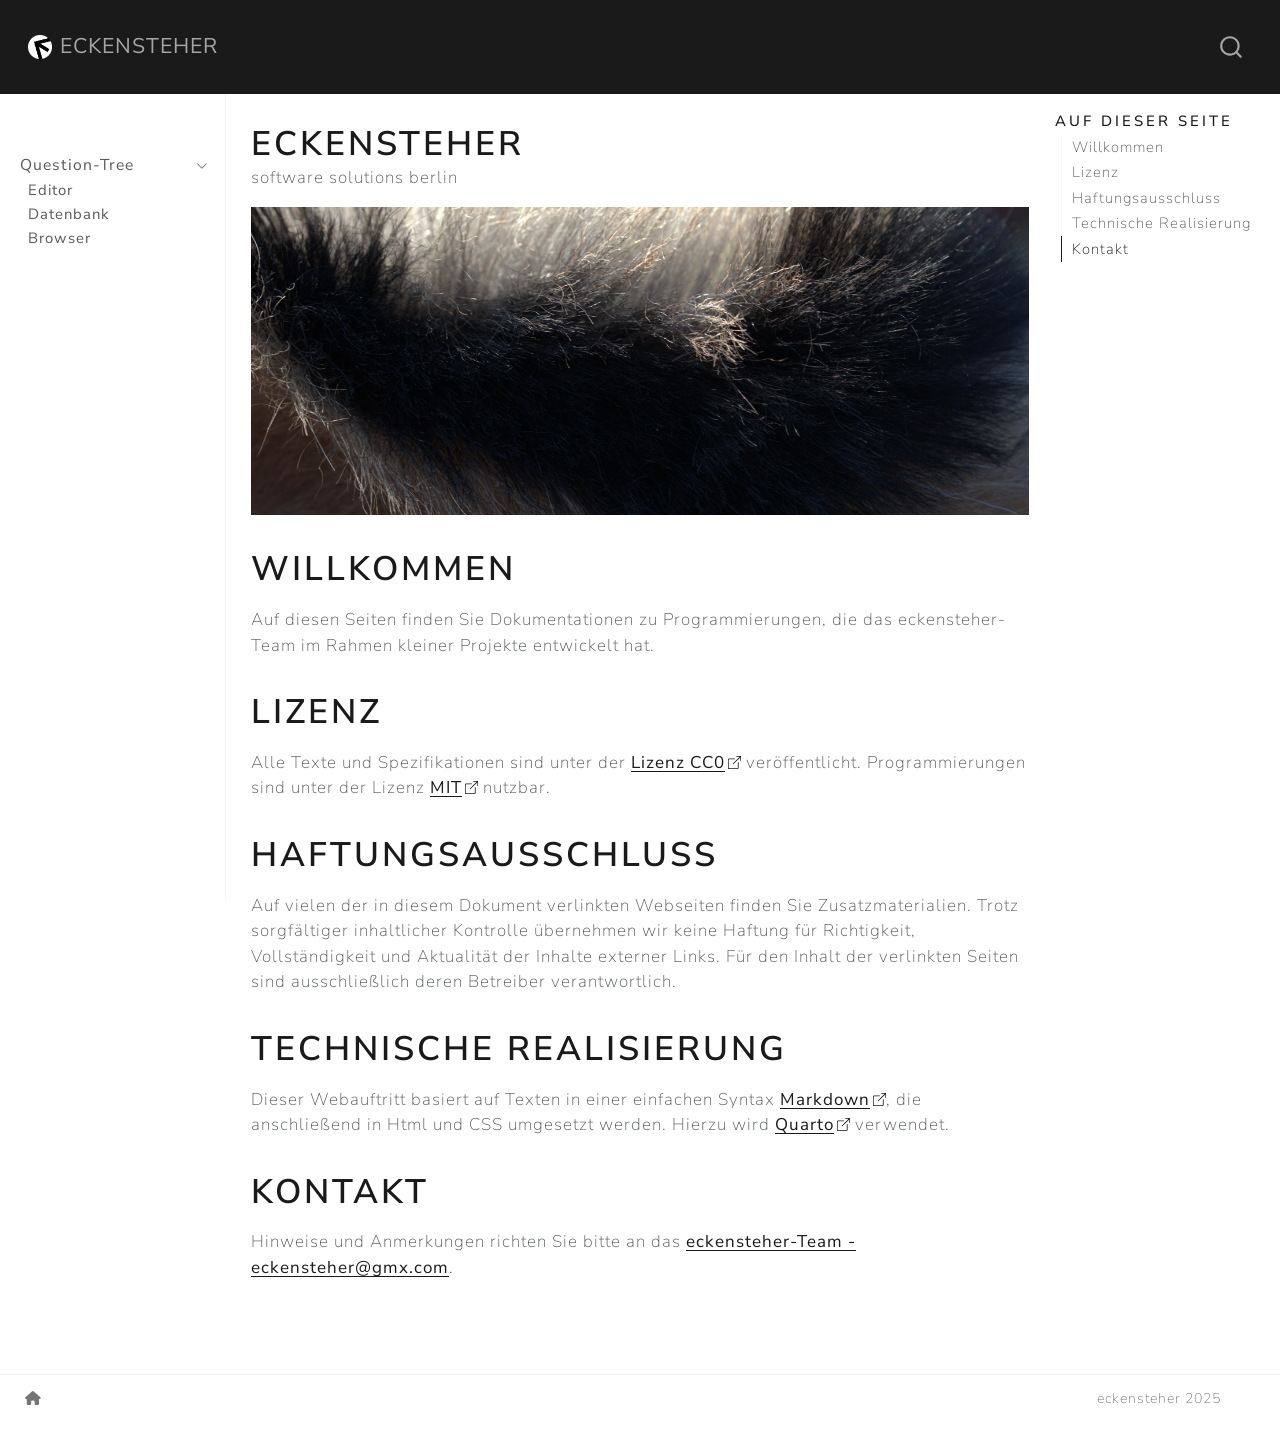
<file: index.html>
<!DOCTYPE html>
<html xmlns="http://www.w3.org/1999/xhtml" lang="de" xml:lang="de"><head>

<meta charset="utf-8">
<meta name="generator" content="quarto-1.7.32">

<meta name="viewport" content="width=device-width, initial-scale=1.0, user-scalable=yes">

<meta name="description" content="software solutions berlin">

<title>eckensteher</title>
<style>
code{white-space: pre-wrap;}
span.smallcaps{font-variant: small-caps;}
div.columns{display: flex; gap: min(4vw, 1.5em);}
div.column{flex: auto; overflow-x: auto;}
div.hanging-indent{margin-left: 1.5em; text-indent: -1.5em;}
ul.task-list{list-style: none;}
ul.task-list li input[type="checkbox"] {
  width: 0.8em;
  margin: 0 0.8em 0.2em -1em; /* quarto-specific, see https://github.com/quarto-dev/quarto-cli/issues/4556 */ 
  vertical-align: middle;
}
</style>


<script src="site_libs/quarto-nav/quarto-nav.js"></script>
<script src="site_libs/clipboard/clipboard.min.js"></script>
<script src="site_libs/quarto-search/autocomplete.umd.js"></script>
<script src="site_libs/quarto-search/fuse.min.js"></script>
<script src="site_libs/quarto-search/quarto-search.js"></script>
<meta name="quarto:offset" content="./">
<link href="./assets/favicon.ico" rel="icon">
<script src="site_libs/quarto-html/quarto.js" type="module"></script>
<script src="site_libs/quarto-html/tabsets/tabsets.js" type="module"></script>
<script src="site_libs/quarto-html/popper.min.js"></script>
<script src="site_libs/quarto-html/tippy.umd.min.js"></script>
<script src="site_libs/quarto-html/anchor.min.js"></script>
<link href="site_libs/quarto-html/tippy.css" rel="stylesheet">
<link href="site_libs/quarto-html/quarto-syntax-highlighting-37eea08aefeeee20ff55810ff984fec1.css" rel="stylesheet" id="quarto-text-highlighting-styles">
<script src="site_libs/bootstrap/bootstrap.min.js"></script>
<link href="site_libs/bootstrap/bootstrap-icons.css" rel="stylesheet">
<link href="site_libs/bootstrap/bootstrap-37e49db12455802a5830ac9d218ae77a.min.css" rel="stylesheet" append-hash="true" id="quarto-bootstrap" data-mode="light">
<link href="site_libs/quarto-contrib/fontawesome6-1.2.0/all.min.css" rel="stylesheet">
<link href="site_libs/quarto-contrib/fontawesome6-1.2.0/latex-fontsize.css" rel="stylesheet">
<script id="quarto-search-options" type="application/json">{
  "location": "navbar",
  "copy-button": false,
  "collapse-after": 3,
  "panel-placement": "end",
  "type": "overlay",
  "limit": 50,
  "keyboard-shortcut": [
    "f",
    "/",
    "s"
  ],
  "show-item-context": false,
  "language": {
    "search-no-results-text": "Keine Treffer",
    "search-matching-documents-text": "Treffer",
    "search-copy-link-title": "Link in die Suche kopieren",
    "search-hide-matches-text": "Zusätzliche Treffer verbergen",
    "search-more-match-text": "weitere Treffer in diesem Dokument",
    "search-more-matches-text": "weitere Treffer in diesem Dokument",
    "search-clear-button-title": "Zurücksetzen",
    "search-text-placeholder": "",
    "search-detached-cancel-button-title": "Abbrechen",
    "search-submit-button-title": "Abschicken",
    "search-label": "Suchen"
  }
}</script>


</head>

<body class="nav-sidebar docked nav-fixed quarto-light">

<div id="quarto-search-results"></div>
  <header id="quarto-header" class="headroom fixed-top">
    <nav class="navbar navbar-expand-lg " data-bs-theme="dark">
      <div class="navbar-container container-fluid">
      <div class="navbar-brand-container mx-auto">
    <a href="./index.html" class="navbar-brand navbar-brand-logo">
    <img src="./assets/eckensteher.ico.png" alt="" class="navbar-logo">
    </a>
    <a class="navbar-brand" href="./index.html">
    <span class="navbar-title">eckensteher</span>
    </a>
  </div>
        <div class="quarto-navbar-tools tools-end">
</div>
          <div id="quarto-search" class="" title="Suchen"></div>
      </div> <!-- /container-fluid -->
    </nav>
  <nav class="quarto-secondary-nav">
    <div class="container-fluid d-flex">
      <button type="button" class="quarto-btn-toggle btn" data-bs-toggle="collapse" role="button" data-bs-target=".quarto-sidebar-collapse-item" aria-controls="quarto-sidebar" aria-expanded="false" aria-label="Seitenleiste umschalten" onclick="if (window.quartoToggleHeadroom) { window.quartoToggleHeadroom(); }">
        <i class="bi bi-layout-text-sidebar-reverse"></i>
      </button>
        <nav class="quarto-page-breadcrumbs" aria-label="breadcrumb"><ol class="breadcrumb"><li class="breadcrumb-item">eckensteher</li></ol></nav>
        <a class="flex-grow-1" role="navigation" data-bs-toggle="collapse" data-bs-target=".quarto-sidebar-collapse-item" aria-controls="quarto-sidebar" aria-expanded="false" aria-label="Seitenleiste umschalten" onclick="if (window.quartoToggleHeadroom) { window.quartoToggleHeadroom(); }">      
        </a>
      <button type="button" class="btn quarto-search-button" aria-label="Suchen" onclick="window.quartoOpenSearch();">
        <i class="bi bi-search"></i>
      </button>
    </div>
  </nav>
</header>
<!-- content -->
<div id="quarto-content" class="quarto-container page-columns page-rows-contents page-layout-article page-navbar">
<!-- sidebar -->
  <nav id="quarto-sidebar" class="sidebar collapse collapse-horizontal quarto-sidebar-collapse-item sidebar-navigation docked overflow-auto">
        <div class="mt-2 flex-shrink-0 align-items-center">
        <div class="sidebar-search">
        <div id="quarto-search" class="" title="Suchen"></div>
        </div>
        </div>
    <div class="sidebar-menu-container"> 
    <ul class="list-unstyled mt-1">
        <li class="sidebar-item sidebar-item-section">
      <div class="sidebar-item-container"> 
            <a href="./qt/index.html" class="sidebar-item-text sidebar-link">
 <span class="menu-text">Question-Tree</span></a>
          <a class="sidebar-item-toggle text-start" data-bs-toggle="collapse" data-bs-target="#quarto-sidebar-section-1" role="navigation" aria-expanded="true" aria-label="Abschnitt umschalten">
            <i class="bi bi-chevron-right ms-2"></i>
          </a> 
      </div>
      <ul id="quarto-sidebar-section-1" class="collapse list-unstyled sidebar-section depth1 show">  
          <li class="sidebar-item">
  <div class="sidebar-item-container"> 
  <a href="./qt/editor.html" class="sidebar-item-text sidebar-link">
 <span class="menu-text">Editor</span></a>
  </div>
</li>
          <li class="sidebar-item">
  <div class="sidebar-item-container"> 
  <a href="./qt/database.html" class="sidebar-item-text sidebar-link">
 <span class="menu-text">Datenbank</span></a>
  </div>
</li>
          <li class="sidebar-item">
  <div class="sidebar-item-container"> 
  <a href="./qt/browser.html" class="sidebar-item-text sidebar-link">
 <span class="menu-text">Browser</span></a>
  </div>
</li>
      </ul>
  </li>
    </ul>
    </div>
</nav>
<div id="quarto-sidebar-glass" class="quarto-sidebar-collapse-item" data-bs-toggle="collapse" data-bs-target=".quarto-sidebar-collapse-item"></div>
<!-- margin-sidebar -->
    <div id="quarto-margin-sidebar" class="sidebar margin-sidebar">
        <nav id="TOC" role="doc-toc" class="toc-active">
    <h2 id="toc-title">Auf dieser Seite</h2>
   
  <ul>
  <li><a href="#willkommen" id="toc-willkommen" class="nav-link active" data-scroll-target="#willkommen">Willkommen</a></li>
  <li><a href="#lizenz" id="toc-lizenz" class="nav-link" data-scroll-target="#lizenz">Lizenz</a></li>
  <li><a href="#haftungsausschluss" id="toc-haftungsausschluss" class="nav-link" data-scroll-target="#haftungsausschluss">Haftungsausschluss</a></li>
  <li><a href="#technische-realisierung" id="toc-technische-realisierung" class="nav-link" data-scroll-target="#technische-realisierung">Technische Realisierung</a></li>
  <li><a href="#kontakt" id="toc-kontakt" class="nav-link" data-scroll-target="#kontakt">Kontakt</a></li>
  </ul>
</nav>
    </div>
<!-- main -->
<main class="content" id="quarto-document-content">

<header id="title-block-header" class="quarto-title-block default">
<div class="quarto-title">
<h1 class="title">eckensteher</h1>
</div>

<div>
  <div class="description">
    software solutions berlin
  </div>
</div>


<div class="quarto-title-meta">

    
  
    
  </div>
  


</header>


<p><img src="assets/banner.jpg" class="img-fluid"></p>
<section id="willkommen" class="level1">
<h1>Willkommen</h1>
<p>Auf diesen Seiten finden Sie Dokumentationen zu Programmierungen, die das eckensteher-Team im Rahmen kleiner Projekte entwickelt hat.</p>
</section>
<section id="lizenz" class="level1">
<h1>Lizenz</h1>
<p>Alle Texte und Spezifikationen sind unter der <a href="https://creativecommons.org/public-domain/cc0/">Lizenz CC0</a> veröffentlicht. Programmierungen sind unter der Lizenz <a href="https://opensource.org/license/mit">MIT</a> nutzbar.</p>
</section>
<section id="haftungsausschluss" class="level1">
<h1>Haftungsausschluss</h1>
<p>Auf vielen der in diesem Dokument verlinkten Webseiten finden Sie Zusatzmaterialien. Trotz sorgfältiger inhaltlicher Kontrolle übernehmen wir keine Haftung für Richtigkeit, Vollständigkeit und Aktualität der Inhalte externer Links. Für den Inhalt der verlinkten Seiten sind ausschließlich deren Betreiber verantwortlich.</p>
</section>
<section id="technische-realisierung" class="level1">
<h1>Technische Realisierung</h1>
<p>Dieser Webauftritt basiert auf Texten in einer einfachen Syntax <a href="https://markdown.de/">Markdown</a>, die anschließend in Html und CSS umgesetzt werden. Hierzu wird <a href="https://quarto.org/">Quarto</a> verwendet.</p>
</section>
<section id="kontakt" class="level1">
<h1>Kontakt</h1>
<p>Hinweise und Anmerkungen richten Sie bitte an das <a href="mailto:eckensteher@gmx.com">eckensteher-Team - eckensteher@gmx.com</a>.</p>


</section>

<a onclick="window.scrollTo(0, 0); return false;" role="button" id="quarto-back-to-top"><i class="bi bi-arrow-up"></i> Zurück nach oben</a></main> <!-- /main -->
<script id="quarto-html-after-body" type="application/javascript">
  window.document.addEventListener("DOMContentLoaded", function (event) {
    const icon = "";
    const anchorJS = new window.AnchorJS();
    anchorJS.options = {
      placement: 'right',
      icon: icon
    };
    anchorJS.add('.anchored');
    const isCodeAnnotation = (el) => {
      for (const clz of el.classList) {
        if (clz.startsWith('code-annotation-')) {                     
          return true;
        }
      }
      return false;
    }
    const onCopySuccess = function(e) {
      // button target
      const button = e.trigger;
      // don't keep focus
      button.blur();
      // flash "checked"
      button.classList.add('code-copy-button-checked');
      var currentTitle = button.getAttribute("title");
      button.setAttribute("title", "Kopiert");
      let tooltip;
      if (window.bootstrap) {
        button.setAttribute("data-bs-toggle", "tooltip");
        button.setAttribute("data-bs-placement", "left");
        button.setAttribute("data-bs-title", "Kopiert");
        tooltip = new bootstrap.Tooltip(button, 
          { trigger: "manual", 
            customClass: "code-copy-button-tooltip",
            offset: [0, -8]});
        tooltip.show();    
      }
      setTimeout(function() {
        if (tooltip) {
          tooltip.hide();
          button.removeAttribute("data-bs-title");
          button.removeAttribute("data-bs-toggle");
          button.removeAttribute("data-bs-placement");
        }
        button.setAttribute("title", currentTitle);
        button.classList.remove('code-copy-button-checked');
      }, 1000);
      // clear code selection
      e.clearSelection();
    }
    const getTextToCopy = function(trigger) {
        const codeEl = trigger.previousElementSibling.cloneNode(true);
        for (const childEl of codeEl.children) {
          if (isCodeAnnotation(childEl)) {
            childEl.remove();
          }
        }
        return codeEl.innerText;
    }
    const clipboard = new window.ClipboardJS('.code-copy-button:not([data-in-quarto-modal])', {
      text: getTextToCopy
    });
    clipboard.on('success', onCopySuccess);
    if (window.document.getElementById('quarto-embedded-source-code-modal')) {
      const clipboardModal = new window.ClipboardJS('.code-copy-button[data-in-quarto-modal]', {
        text: getTextToCopy,
        container: window.document.getElementById('quarto-embedded-source-code-modal')
      });
      clipboardModal.on('success', onCopySuccess);
    }
      var localhostRegex = new RegExp(/^(?:http|https):\/\/localhost\:?[0-9]*\//);
      var mailtoRegex = new RegExp(/^mailto:/);
        var filterRegex = new RegExp("https:\/\/eckensteher\.github\.io\/");
      var isInternal = (href) => {
          return filterRegex.test(href) || localhostRegex.test(href) || mailtoRegex.test(href);
      }
      // Inspect non-navigation links and adorn them if external
     var links = window.document.querySelectorAll('a[href]:not(.nav-link):not(.navbar-brand):not(.toc-action):not(.sidebar-link):not(.sidebar-item-toggle):not(.pagination-link):not(.no-external):not([aria-hidden]):not(.dropdown-item):not(.quarto-navigation-tool):not(.about-link)');
      for (var i=0; i<links.length; i++) {
        const link = links[i];
        if (!isInternal(link.href)) {
          // undo the damage that might have been done by quarto-nav.js in the case of
          // links that we want to consider external
          if (link.dataset.originalHref !== undefined) {
            link.href = link.dataset.originalHref;
          }
            // target, if specified
            link.setAttribute("target", "_blank");
            if (link.getAttribute("rel") === null) {
              link.setAttribute("rel", "noopener");
            }
            // default icon
            link.classList.add("external");
        }
      }
    function tippyHover(el, contentFn, onTriggerFn, onUntriggerFn) {
      const config = {
        allowHTML: true,
        maxWidth: 500,
        delay: 100,
        arrow: false,
        appendTo: function(el) {
            return el.parentElement;
        },
        interactive: true,
        interactiveBorder: 10,
        theme: 'quarto',
        placement: 'bottom-start',
      };
      if (contentFn) {
        config.content = contentFn;
      }
      if (onTriggerFn) {
        config.onTrigger = onTriggerFn;
      }
      if (onUntriggerFn) {
        config.onUntrigger = onUntriggerFn;
      }
      window.tippy(el, config); 
    }
    const noterefs = window.document.querySelectorAll('a[role="doc-noteref"]');
    for (var i=0; i<noterefs.length; i++) {
      const ref = noterefs[i];
      tippyHover(ref, function() {
        // use id or data attribute instead here
        let href = ref.getAttribute('data-footnote-href') || ref.getAttribute('href');
        try { href = new URL(href).hash; } catch {}
        const id = href.replace(/^#\/?/, "");
        const note = window.document.getElementById(id);
        if (note) {
          return note.innerHTML;
        } else {
          return "";
        }
      });
    }
    const xrefs = window.document.querySelectorAll('a.quarto-xref');
    const processXRef = (id, note) => {
      // Strip column container classes
      const stripColumnClz = (el) => {
        el.classList.remove("page-full", "page-columns");
        if (el.children) {
          for (const child of el.children) {
            stripColumnClz(child);
          }
        }
      }
      stripColumnClz(note)
      if (id === null || id.startsWith('sec-')) {
        // Special case sections, only their first couple elements
        const container = document.createElement("div");
        if (note.children && note.children.length > 2) {
          container.appendChild(note.children[0].cloneNode(true));
          for (let i = 1; i < note.children.length; i++) {
            const child = note.children[i];
            if (child.tagName === "P" && child.innerText === "") {
              continue;
            } else {
              container.appendChild(child.cloneNode(true));
              break;
            }
          }
          if (window.Quarto?.typesetMath) {
            window.Quarto.typesetMath(container);
          }
          return container.innerHTML
        } else {
          if (window.Quarto?.typesetMath) {
            window.Quarto.typesetMath(note);
          }
          return note.innerHTML;
        }
      } else {
        // Remove any anchor links if they are present
        const anchorLink = note.querySelector('a.anchorjs-link');
        if (anchorLink) {
          anchorLink.remove();
        }
        if (window.Quarto?.typesetMath) {
          window.Quarto.typesetMath(note);
        }
        if (note.classList.contains("callout")) {
          return note.outerHTML;
        } else {
          return note.innerHTML;
        }
      }
    }
    for (var i=0; i<xrefs.length; i++) {
      const xref = xrefs[i];
      tippyHover(xref, undefined, function(instance) {
        instance.disable();
        let url = xref.getAttribute('href');
        let hash = undefined; 
        if (url.startsWith('#')) {
          hash = url;
        } else {
          try { hash = new URL(url).hash; } catch {}
        }
        if (hash) {
          const id = hash.replace(/^#\/?/, "");
          const note = window.document.getElementById(id);
          if (note !== null) {
            try {
              const html = processXRef(id, note.cloneNode(true));
              instance.setContent(html);
            } finally {
              instance.enable();
              instance.show();
            }
          } else {
            // See if we can fetch this
            fetch(url.split('#')[0])
            .then(res => res.text())
            .then(html => {
              const parser = new DOMParser();
              const htmlDoc = parser.parseFromString(html, "text/html");
              const note = htmlDoc.getElementById(id);
              if (note !== null) {
                const html = processXRef(id, note);
                instance.setContent(html);
              } 
            }).finally(() => {
              instance.enable();
              instance.show();
            });
          }
        } else {
          // See if we can fetch a full url (with no hash to target)
          // This is a special case and we should probably do some content thinning / targeting
          fetch(url)
          .then(res => res.text())
          .then(html => {
            const parser = new DOMParser();
            const htmlDoc = parser.parseFromString(html, "text/html");
            const note = htmlDoc.querySelector('main.content');
            if (note !== null) {
              // This should only happen for chapter cross references
              // (since there is no id in the URL)
              // remove the first header
              if (note.children.length > 0 && note.children[0].tagName === "HEADER") {
                note.children[0].remove();
              }
              const html = processXRef(null, note);
              instance.setContent(html);
            } 
          }).finally(() => {
            instance.enable();
            instance.show();
          });
        }
      }, function(instance) {
      });
    }
        let selectedAnnoteEl;
        const selectorForAnnotation = ( cell, annotation) => {
          let cellAttr = 'data-code-cell="' + cell + '"';
          let lineAttr = 'data-code-annotation="' +  annotation + '"';
          const selector = 'span[' + cellAttr + '][' + lineAttr + ']';
          return selector;
        }
        const selectCodeLines = (annoteEl) => {
          const doc = window.document;
          const targetCell = annoteEl.getAttribute("data-target-cell");
          const targetAnnotation = annoteEl.getAttribute("data-target-annotation");
          const annoteSpan = window.document.querySelector(selectorForAnnotation(targetCell, targetAnnotation));
          const lines = annoteSpan.getAttribute("data-code-lines").split(",");
          const lineIds = lines.map((line) => {
            return targetCell + "-" + line;
          })
          let top = null;
          let height = null;
          let parent = null;
          if (lineIds.length > 0) {
              //compute the position of the single el (top and bottom and make a div)
              const el = window.document.getElementById(lineIds[0]);
              top = el.offsetTop;
              height = el.offsetHeight;
              parent = el.parentElement.parentElement;
            if (lineIds.length > 1) {
              const lastEl = window.document.getElementById(lineIds[lineIds.length - 1]);
              const bottom = lastEl.offsetTop + lastEl.offsetHeight;
              height = bottom - top;
            }
            if (top !== null && height !== null && parent !== null) {
              // cook up a div (if necessary) and position it 
              let div = window.document.getElementById("code-annotation-line-highlight");
              if (div === null) {
                div = window.document.createElement("div");
                div.setAttribute("id", "code-annotation-line-highlight");
                div.style.position = 'absolute';
                parent.appendChild(div);
              }
              div.style.top = top - 2 + "px";
              div.style.height = height + 4 + "px";
              div.style.left = 0;
              let gutterDiv = window.document.getElementById("code-annotation-line-highlight-gutter");
              if (gutterDiv === null) {
                gutterDiv = window.document.createElement("div");
                gutterDiv.setAttribute("id", "code-annotation-line-highlight-gutter");
                gutterDiv.style.position = 'absolute';
                const codeCell = window.document.getElementById(targetCell);
                const gutter = codeCell.querySelector('.code-annotation-gutter');
                gutter.appendChild(gutterDiv);
              }
              gutterDiv.style.top = top - 2 + "px";
              gutterDiv.style.height = height + 4 + "px";
            }
            selectedAnnoteEl = annoteEl;
          }
        };
        const unselectCodeLines = () => {
          const elementsIds = ["code-annotation-line-highlight", "code-annotation-line-highlight-gutter"];
          elementsIds.forEach((elId) => {
            const div = window.document.getElementById(elId);
            if (div) {
              div.remove();
            }
          });
          selectedAnnoteEl = undefined;
        };
          // Handle positioning of the toggle
      window.addEventListener(
        "resize",
        throttle(() => {
          elRect = undefined;
          if (selectedAnnoteEl) {
            selectCodeLines(selectedAnnoteEl);
          }
        }, 10)
      );
      function throttle(fn, ms) {
      let throttle = false;
      let timer;
        return (...args) => {
          if(!throttle) { // first call gets through
              fn.apply(this, args);
              throttle = true;
          } else { // all the others get throttled
              if(timer) clearTimeout(timer); // cancel #2
              timer = setTimeout(() => {
                fn.apply(this, args);
                timer = throttle = false;
              }, ms);
          }
        };
      }
        // Attach click handler to the DT
        const annoteDls = window.document.querySelectorAll('dt[data-target-cell]');
        for (const annoteDlNode of annoteDls) {
          annoteDlNode.addEventListener('click', (event) => {
            const clickedEl = event.target;
            if (clickedEl !== selectedAnnoteEl) {
              unselectCodeLines();
              const activeEl = window.document.querySelector('dt[data-target-cell].code-annotation-active');
              if (activeEl) {
                activeEl.classList.remove('code-annotation-active');
              }
              selectCodeLines(clickedEl);
              clickedEl.classList.add('code-annotation-active');
            } else {
              // Unselect the line
              unselectCodeLines();
              clickedEl.classList.remove('code-annotation-active');
            }
          });
        }
    const findCites = (el) => {
      const parentEl = el.parentElement;
      if (parentEl) {
        const cites = parentEl.dataset.cites;
        if (cites) {
          return {
            el,
            cites: cites.split(' ')
          };
        } else {
          return findCites(el.parentElement)
        }
      } else {
        return undefined;
      }
    };
    var bibliorefs = window.document.querySelectorAll('a[role="doc-biblioref"]');
    for (var i=0; i<bibliorefs.length; i++) {
      const ref = bibliorefs[i];
      const citeInfo = findCites(ref);
      if (citeInfo) {
        tippyHover(citeInfo.el, function() {
          var popup = window.document.createElement('div');
          citeInfo.cites.forEach(function(cite) {
            var citeDiv = window.document.createElement('div');
            citeDiv.classList.add('hanging-indent');
            citeDiv.classList.add('csl-entry');
            var biblioDiv = window.document.getElementById('ref-' + cite);
            if (biblioDiv) {
              citeDiv.innerHTML = biblioDiv.innerHTML;
            }
            popup.appendChild(citeDiv);
          });
          return popup.innerHTML;
        });
      }
    }
  });
  </script>
</div> <!-- /content -->
<footer class="footer">
  <div class="nav-footer">
    <div class="nav-footer-left">
      <ul class="footer-items list-unstyled">
    <li class="nav-item">
    <a class="nav-link active" href="./index.html" aria-current="page">
<p><i class="fa-solid fa-house" aria-label="house"></i></p>
</a>
  </li>  
</ul>
    </div>   
    <div class="nav-footer-center">
      &nbsp;
    </div>
    <div class="nav-footer-right">
      <ul class="footer-items list-unstyled">
    <li class="nav-item">
    <a class="nav-link" href="https://eckensteher.github.io/">
<p>eckensteher 2025</p>
</a>
  </li>  
</ul>
    </div>
  </div>
</footer>




</body></html>
</file>
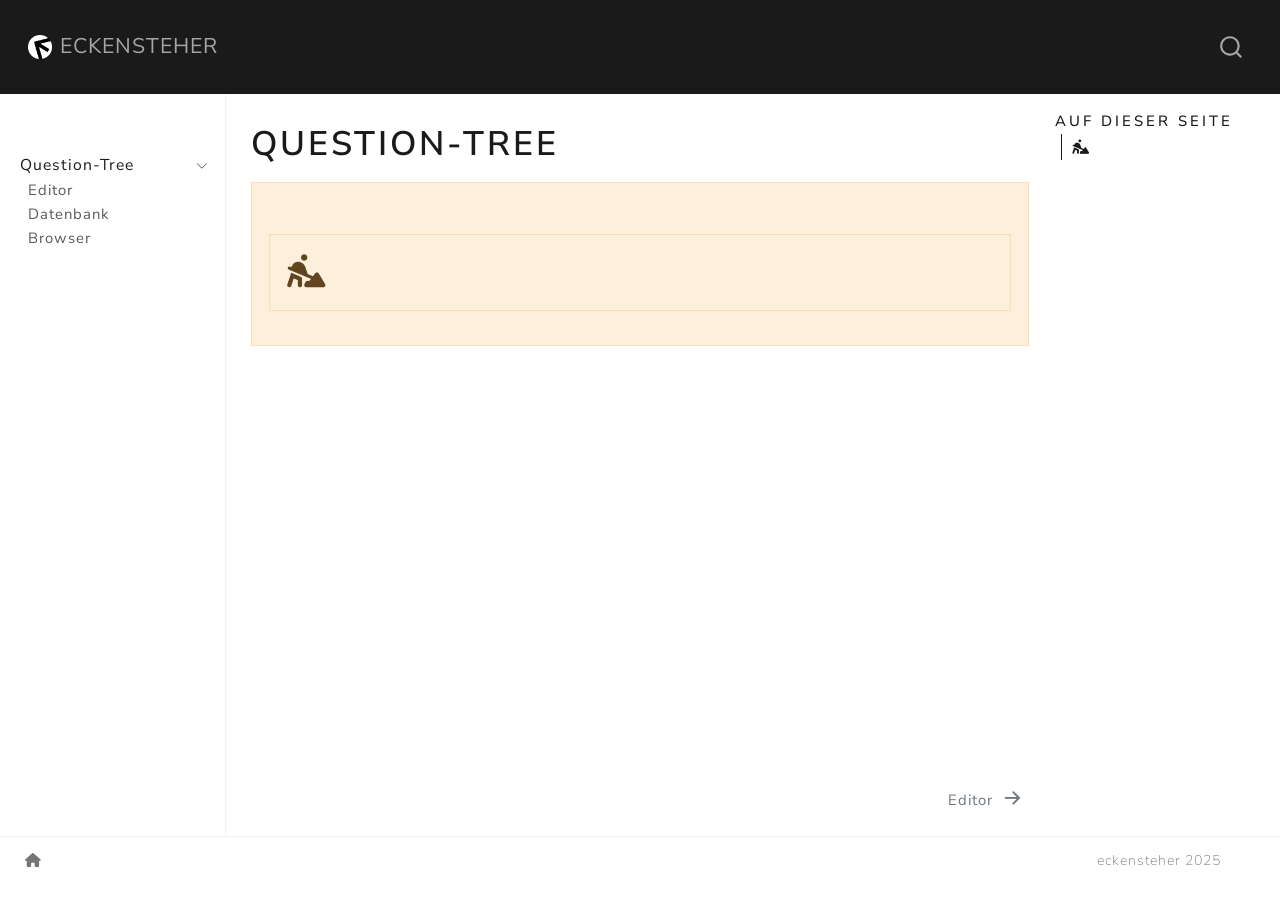
<file: qt/index.html>
<!DOCTYPE html>
<html xmlns="http://www.w3.org/1999/xhtml" lang="de" xml:lang="de"><head>

<meta charset="utf-8">
<meta name="generator" content="quarto-1.7.32">

<meta name="viewport" content="width=device-width, initial-scale=1.0, user-scalable=yes">


<title>Question-Tree – eckensteher</title>
<style>
code{white-space: pre-wrap;}
span.smallcaps{font-variant: small-caps;}
div.columns{display: flex; gap: min(4vw, 1.5em);}
div.column{flex: auto; overflow-x: auto;}
div.hanging-indent{margin-left: 1.5em; text-indent: -1.5em;}
ul.task-list{list-style: none;}
ul.task-list li input[type="checkbox"] {
  width: 0.8em;
  margin: 0 0.8em 0.2em -1em; /* quarto-specific, see https://github.com/quarto-dev/quarto-cli/issues/4556 */ 
  vertical-align: middle;
}
</style>


<script src="../site_libs/quarto-nav/quarto-nav.js"></script>
<script src="../site_libs/clipboard/clipboard.min.js"></script>
<script src="../site_libs/quarto-search/autocomplete.umd.js"></script>
<script src="../site_libs/quarto-search/fuse.min.js"></script>
<script src="../site_libs/quarto-search/quarto-search.js"></script>
<meta name="quarto:offset" content="../">
<link href="../qt/editor.html" rel="next">
<link href="../assets/favicon.ico" rel="icon">
<script src="../site_libs/quarto-html/quarto.js" type="module"></script>
<script src="../site_libs/quarto-html/tabsets/tabsets.js" type="module"></script>
<script src="../site_libs/quarto-html/popper.min.js"></script>
<script src="../site_libs/quarto-html/tippy.umd.min.js"></script>
<script src="../site_libs/quarto-html/anchor.min.js"></script>
<link href="../site_libs/quarto-html/tippy.css" rel="stylesheet">
<link href="../site_libs/quarto-html/quarto-syntax-highlighting-37eea08aefeeee20ff55810ff984fec1.css" rel="stylesheet" id="quarto-text-highlighting-styles">
<script src="../site_libs/bootstrap/bootstrap.min.js"></script>
<link href="../site_libs/bootstrap/bootstrap-icons.css" rel="stylesheet">
<link href="../site_libs/bootstrap/bootstrap-37e49db12455802a5830ac9d218ae77a.min.css" rel="stylesheet" append-hash="true" id="quarto-bootstrap" data-mode="light">
<link href="../site_libs/quarto-contrib/fontawesome6-1.2.0/all.min.css" rel="stylesheet">
<link href="../site_libs/quarto-contrib/fontawesome6-1.2.0/latex-fontsize.css" rel="stylesheet">
<script id="quarto-search-options" type="application/json">{
  "location": "navbar",
  "copy-button": false,
  "collapse-after": 3,
  "panel-placement": "end",
  "type": "overlay",
  "limit": 50,
  "keyboard-shortcut": [
    "f",
    "/",
    "s"
  ],
  "show-item-context": false,
  "language": {
    "search-no-results-text": "Keine Treffer",
    "search-matching-documents-text": "Treffer",
    "search-copy-link-title": "Link in die Suche kopieren",
    "search-hide-matches-text": "Zusätzliche Treffer verbergen",
    "search-more-match-text": "weitere Treffer in diesem Dokument",
    "search-more-matches-text": "weitere Treffer in diesem Dokument",
    "search-clear-button-title": "Zurücksetzen",
    "search-text-placeholder": "",
    "search-detached-cancel-button-title": "Abbrechen",
    "search-submit-button-title": "Abschicken",
    "search-label": "Suchen"
  }
}</script>


</head>

<body class="nav-sidebar docked nav-fixed quarto-light">

<div id="quarto-search-results"></div>
  <header id="quarto-header" class="headroom fixed-top">
    <nav class="navbar navbar-expand-lg " data-bs-theme="dark">
      <div class="navbar-container container-fluid">
      <div class="navbar-brand-container mx-auto">
    <a href="../index.html" class="navbar-brand navbar-brand-logo">
    <img src="../assets/eckensteher.ico.png" alt="" class="navbar-logo">
    </a>
    <a class="navbar-brand" href="../index.html">
    <span class="navbar-title">eckensteher</span>
    </a>
  </div>
        <div class="quarto-navbar-tools tools-end">
</div>
          <div id="quarto-search" class="" title="Suchen"></div>
      </div> <!-- /container-fluid -->
    </nav>
  <nav class="quarto-secondary-nav">
    <div class="container-fluid d-flex">
      <button type="button" class="quarto-btn-toggle btn" data-bs-toggle="collapse" role="button" data-bs-target=".quarto-sidebar-collapse-item" aria-controls="quarto-sidebar" aria-expanded="false" aria-label="Seitenleiste umschalten" onclick="if (window.quartoToggleHeadroom) { window.quartoToggleHeadroom(); }">
        <i class="bi bi-layout-text-sidebar-reverse"></i>
      </button>
        <nav class="quarto-page-breadcrumbs" aria-label="breadcrumb"><ol class="breadcrumb"><li class="breadcrumb-item"><a href="../qt/index.html">Question-Tree</a></li></ol></nav>
        <a class="flex-grow-1" role="navigation" data-bs-toggle="collapse" data-bs-target=".quarto-sidebar-collapse-item" aria-controls="quarto-sidebar" aria-expanded="false" aria-label="Seitenleiste umschalten" onclick="if (window.quartoToggleHeadroom) { window.quartoToggleHeadroom(); }">      
        </a>
      <button type="button" class="btn quarto-search-button" aria-label="Suchen" onclick="window.quartoOpenSearch();">
        <i class="bi bi-search"></i>
      </button>
    </div>
  </nav>
</header>
<!-- content -->
<div id="quarto-content" class="quarto-container page-columns page-rows-contents page-layout-article page-navbar">
<!-- sidebar -->
  <nav id="quarto-sidebar" class="sidebar collapse collapse-horizontal quarto-sidebar-collapse-item sidebar-navigation docked overflow-auto">
        <div class="mt-2 flex-shrink-0 align-items-center">
        <div class="sidebar-search">
        <div id="quarto-search" class="" title="Suchen"></div>
        </div>
        </div>
    <div class="sidebar-menu-container"> 
    <ul class="list-unstyled mt-1">
        <li class="sidebar-item sidebar-item-section">
      <div class="sidebar-item-container"> 
            <a href="../qt/index.html" class="sidebar-item-text sidebar-link active">
 <span class="menu-text">Question-Tree</span></a>
          <a class="sidebar-item-toggle text-start" data-bs-toggle="collapse" data-bs-target="#quarto-sidebar-section-1" role="navigation" aria-expanded="true" aria-label="Abschnitt umschalten">
            <i class="bi bi-chevron-right ms-2"></i>
          </a> 
      </div>
      <ul id="quarto-sidebar-section-1" class="collapse list-unstyled sidebar-section depth1 show">  
          <li class="sidebar-item">
  <div class="sidebar-item-container"> 
  <a href="../qt/editor.html" class="sidebar-item-text sidebar-link">
 <span class="menu-text">Editor</span></a>
  </div>
</li>
          <li class="sidebar-item">
  <div class="sidebar-item-container"> 
  <a href="../qt/database.html" class="sidebar-item-text sidebar-link">
 <span class="menu-text">Datenbank</span></a>
  </div>
</li>
          <li class="sidebar-item">
  <div class="sidebar-item-container"> 
  <a href="../qt/browser.html" class="sidebar-item-text sidebar-link">
 <span class="menu-text">Browser</span></a>
  </div>
</li>
      </ul>
  </li>
    </ul>
    </div>
</nav>
<div id="quarto-sidebar-glass" class="quarto-sidebar-collapse-item" data-bs-toggle="collapse" data-bs-target=".quarto-sidebar-collapse-item"></div>
<!-- margin-sidebar -->
    <div id="quarto-margin-sidebar" class="sidebar margin-sidebar">
        <nav id="TOC" role="doc-toc" class="toc-active">
    <h2 id="toc-title">Auf dieser Seite</h2>
   
  <ul>
  <li><a href="#section" id="toc-section" class="nav-link active" data-scroll-target="#section"><i class="fa-solid fa-person-digging" aria-label="person-digging"></i></a></li>
  </ul>
</nav>
    </div>
<!-- main -->
<main class="content" id="quarto-document-content">

<header id="title-block-header" class="quarto-title-block default">
<div class="quarto-title">
<h1 class="title">Question-Tree</h1>
</div>



<div class="quarto-title-meta">

    
  
    
  </div>
  


</header>


<section id="section" class="level1 alert alert-warning">
<h1 class="alert alert-warning"><i class="fa-solid fa-person-digging" aria-label="person-digging"></i></h1>


</section>

<a onclick="window.scrollTo(0, 0); return false;" role="button" id="quarto-back-to-top"><i class="bi bi-arrow-up"></i> Zurück nach oben</a></main> <!-- /main -->
<script id="quarto-html-after-body" type="application/javascript">
  window.document.addEventListener("DOMContentLoaded", function (event) {
    const icon = "";
    const anchorJS = new window.AnchorJS();
    anchorJS.options = {
      placement: 'right',
      icon: icon
    };
    anchorJS.add('.anchored');
    const isCodeAnnotation = (el) => {
      for (const clz of el.classList) {
        if (clz.startsWith('code-annotation-')) {                     
          return true;
        }
      }
      return false;
    }
    const onCopySuccess = function(e) {
      // button target
      const button = e.trigger;
      // don't keep focus
      button.blur();
      // flash "checked"
      button.classList.add('code-copy-button-checked');
      var currentTitle = button.getAttribute("title");
      button.setAttribute("title", "Kopiert");
      let tooltip;
      if (window.bootstrap) {
        button.setAttribute("data-bs-toggle", "tooltip");
        button.setAttribute("data-bs-placement", "left");
        button.setAttribute("data-bs-title", "Kopiert");
        tooltip = new bootstrap.Tooltip(button, 
          { trigger: "manual", 
            customClass: "code-copy-button-tooltip",
            offset: [0, -8]});
        tooltip.show();    
      }
      setTimeout(function() {
        if (tooltip) {
          tooltip.hide();
          button.removeAttribute("data-bs-title");
          button.removeAttribute("data-bs-toggle");
          button.removeAttribute("data-bs-placement");
        }
        button.setAttribute("title", currentTitle);
        button.classList.remove('code-copy-button-checked');
      }, 1000);
      // clear code selection
      e.clearSelection();
    }
    const getTextToCopy = function(trigger) {
        const codeEl = trigger.previousElementSibling.cloneNode(true);
        for (const childEl of codeEl.children) {
          if (isCodeAnnotation(childEl)) {
            childEl.remove();
          }
        }
        return codeEl.innerText;
    }
    const clipboard = new window.ClipboardJS('.code-copy-button:not([data-in-quarto-modal])', {
      text: getTextToCopy
    });
    clipboard.on('success', onCopySuccess);
    if (window.document.getElementById('quarto-embedded-source-code-modal')) {
      const clipboardModal = new window.ClipboardJS('.code-copy-button[data-in-quarto-modal]', {
        text: getTextToCopy,
        container: window.document.getElementById('quarto-embedded-source-code-modal')
      });
      clipboardModal.on('success', onCopySuccess);
    }
      var localhostRegex = new RegExp(/^(?:http|https):\/\/localhost\:?[0-9]*\//);
      var mailtoRegex = new RegExp(/^mailto:/);
        var filterRegex = new RegExp("https:\/\/eckensteher\.github\.io\/");
      var isInternal = (href) => {
          return filterRegex.test(href) || localhostRegex.test(href) || mailtoRegex.test(href);
      }
      // Inspect non-navigation links and adorn them if external
     var links = window.document.querySelectorAll('a[href]:not(.nav-link):not(.navbar-brand):not(.toc-action):not(.sidebar-link):not(.sidebar-item-toggle):not(.pagination-link):not(.no-external):not([aria-hidden]):not(.dropdown-item):not(.quarto-navigation-tool):not(.about-link)');
      for (var i=0; i<links.length; i++) {
        const link = links[i];
        if (!isInternal(link.href)) {
          // undo the damage that might have been done by quarto-nav.js in the case of
          // links that we want to consider external
          if (link.dataset.originalHref !== undefined) {
            link.href = link.dataset.originalHref;
          }
            // target, if specified
            link.setAttribute("target", "_blank");
            if (link.getAttribute("rel") === null) {
              link.setAttribute("rel", "noopener");
            }
            // default icon
            link.classList.add("external");
        }
      }
    function tippyHover(el, contentFn, onTriggerFn, onUntriggerFn) {
      const config = {
        allowHTML: true,
        maxWidth: 500,
        delay: 100,
        arrow: false,
        appendTo: function(el) {
            return el.parentElement;
        },
        interactive: true,
        interactiveBorder: 10,
        theme: 'quarto',
        placement: 'bottom-start',
      };
      if (contentFn) {
        config.content = contentFn;
      }
      if (onTriggerFn) {
        config.onTrigger = onTriggerFn;
      }
      if (onUntriggerFn) {
        config.onUntrigger = onUntriggerFn;
      }
      window.tippy(el, config); 
    }
    const noterefs = window.document.querySelectorAll('a[role="doc-noteref"]');
    for (var i=0; i<noterefs.length; i++) {
      const ref = noterefs[i];
      tippyHover(ref, function() {
        // use id or data attribute instead here
        let href = ref.getAttribute('data-footnote-href') || ref.getAttribute('href');
        try { href = new URL(href).hash; } catch {}
        const id = href.replace(/^#\/?/, "");
        const note = window.document.getElementById(id);
        if (note) {
          return note.innerHTML;
        } else {
          return "";
        }
      });
    }
    const xrefs = window.document.querySelectorAll('a.quarto-xref');
    const processXRef = (id, note) => {
      // Strip column container classes
      const stripColumnClz = (el) => {
        el.classList.remove("page-full", "page-columns");
        if (el.children) {
          for (const child of el.children) {
            stripColumnClz(child);
          }
        }
      }
      stripColumnClz(note)
      if (id === null || id.startsWith('sec-')) {
        // Special case sections, only their first couple elements
        const container = document.createElement("div");
        if (note.children && note.children.length > 2) {
          container.appendChild(note.children[0].cloneNode(true));
          for (let i = 1; i < note.children.length; i++) {
            const child = note.children[i];
            if (child.tagName === "P" && child.innerText === "") {
              continue;
            } else {
              container.appendChild(child.cloneNode(true));
              break;
            }
          }
          if (window.Quarto?.typesetMath) {
            window.Quarto.typesetMath(container);
          }
          return container.innerHTML
        } else {
          if (window.Quarto?.typesetMath) {
            window.Quarto.typesetMath(note);
          }
          return note.innerHTML;
        }
      } else {
        // Remove any anchor links if they are present
        const anchorLink = note.querySelector('a.anchorjs-link');
        if (anchorLink) {
          anchorLink.remove();
        }
        if (window.Quarto?.typesetMath) {
          window.Quarto.typesetMath(note);
        }
        if (note.classList.contains("callout")) {
          return note.outerHTML;
        } else {
          return note.innerHTML;
        }
      }
    }
    for (var i=0; i<xrefs.length; i++) {
      const xref = xrefs[i];
      tippyHover(xref, undefined, function(instance) {
        instance.disable();
        let url = xref.getAttribute('href');
        let hash = undefined; 
        if (url.startsWith('#')) {
          hash = url;
        } else {
          try { hash = new URL(url).hash; } catch {}
        }
        if (hash) {
          const id = hash.replace(/^#\/?/, "");
          const note = window.document.getElementById(id);
          if (note !== null) {
            try {
              const html = processXRef(id, note.cloneNode(true));
              instance.setContent(html);
            } finally {
              instance.enable();
              instance.show();
            }
          } else {
            // See if we can fetch this
            fetch(url.split('#')[0])
            .then(res => res.text())
            .then(html => {
              const parser = new DOMParser();
              const htmlDoc = parser.parseFromString(html, "text/html");
              const note = htmlDoc.getElementById(id);
              if (note !== null) {
                const html = processXRef(id, note);
                instance.setContent(html);
              } 
            }).finally(() => {
              instance.enable();
              instance.show();
            });
          }
        } else {
          // See if we can fetch a full url (with no hash to target)
          // This is a special case and we should probably do some content thinning / targeting
          fetch(url)
          .then(res => res.text())
          .then(html => {
            const parser = new DOMParser();
            const htmlDoc = parser.parseFromString(html, "text/html");
            const note = htmlDoc.querySelector('main.content');
            if (note !== null) {
              // This should only happen for chapter cross references
              // (since there is no id in the URL)
              // remove the first header
              if (note.children.length > 0 && note.children[0].tagName === "HEADER") {
                note.children[0].remove();
              }
              const html = processXRef(null, note);
              instance.setContent(html);
            } 
          }).finally(() => {
            instance.enable();
            instance.show();
          });
        }
      }, function(instance) {
      });
    }
        let selectedAnnoteEl;
        const selectorForAnnotation = ( cell, annotation) => {
          let cellAttr = 'data-code-cell="' + cell + '"';
          let lineAttr = 'data-code-annotation="' +  annotation + '"';
          const selector = 'span[' + cellAttr + '][' + lineAttr + ']';
          return selector;
        }
        const selectCodeLines = (annoteEl) => {
          const doc = window.document;
          const targetCell = annoteEl.getAttribute("data-target-cell");
          const targetAnnotation = annoteEl.getAttribute("data-target-annotation");
          const annoteSpan = window.document.querySelector(selectorForAnnotation(targetCell, targetAnnotation));
          const lines = annoteSpan.getAttribute("data-code-lines").split(",");
          const lineIds = lines.map((line) => {
            return targetCell + "-" + line;
          })
          let top = null;
          let height = null;
          let parent = null;
          if (lineIds.length > 0) {
              //compute the position of the single el (top and bottom and make a div)
              const el = window.document.getElementById(lineIds[0]);
              top = el.offsetTop;
              height = el.offsetHeight;
              parent = el.parentElement.parentElement;
            if (lineIds.length > 1) {
              const lastEl = window.document.getElementById(lineIds[lineIds.length - 1]);
              const bottom = lastEl.offsetTop + lastEl.offsetHeight;
              height = bottom - top;
            }
            if (top !== null && height !== null && parent !== null) {
              // cook up a div (if necessary) and position it 
              let div = window.document.getElementById("code-annotation-line-highlight");
              if (div === null) {
                div = window.document.createElement("div");
                div.setAttribute("id", "code-annotation-line-highlight");
                div.style.position = 'absolute';
                parent.appendChild(div);
              }
              div.style.top = top - 2 + "px";
              div.style.height = height + 4 + "px";
              div.style.left = 0;
              let gutterDiv = window.document.getElementById("code-annotation-line-highlight-gutter");
              if (gutterDiv === null) {
                gutterDiv = window.document.createElement("div");
                gutterDiv.setAttribute("id", "code-annotation-line-highlight-gutter");
                gutterDiv.style.position = 'absolute';
                const codeCell = window.document.getElementById(targetCell);
                const gutter = codeCell.querySelector('.code-annotation-gutter');
                gutter.appendChild(gutterDiv);
              }
              gutterDiv.style.top = top - 2 + "px";
              gutterDiv.style.height = height + 4 + "px";
            }
            selectedAnnoteEl = annoteEl;
          }
        };
        const unselectCodeLines = () => {
          const elementsIds = ["code-annotation-line-highlight", "code-annotation-line-highlight-gutter"];
          elementsIds.forEach((elId) => {
            const div = window.document.getElementById(elId);
            if (div) {
              div.remove();
            }
          });
          selectedAnnoteEl = undefined;
        };
          // Handle positioning of the toggle
      window.addEventListener(
        "resize",
        throttle(() => {
          elRect = undefined;
          if (selectedAnnoteEl) {
            selectCodeLines(selectedAnnoteEl);
          }
        }, 10)
      );
      function throttle(fn, ms) {
      let throttle = false;
      let timer;
        return (...args) => {
          if(!throttle) { // first call gets through
              fn.apply(this, args);
              throttle = true;
          } else { // all the others get throttled
              if(timer) clearTimeout(timer); // cancel #2
              timer = setTimeout(() => {
                fn.apply(this, args);
                timer = throttle = false;
              }, ms);
          }
        };
      }
        // Attach click handler to the DT
        const annoteDls = window.document.querySelectorAll('dt[data-target-cell]');
        for (const annoteDlNode of annoteDls) {
          annoteDlNode.addEventListener('click', (event) => {
            const clickedEl = event.target;
            if (clickedEl !== selectedAnnoteEl) {
              unselectCodeLines();
              const activeEl = window.document.querySelector('dt[data-target-cell].code-annotation-active');
              if (activeEl) {
                activeEl.classList.remove('code-annotation-active');
              }
              selectCodeLines(clickedEl);
              clickedEl.classList.add('code-annotation-active');
            } else {
              // Unselect the line
              unselectCodeLines();
              clickedEl.classList.remove('code-annotation-active');
            }
          });
        }
    const findCites = (el) => {
      const parentEl = el.parentElement;
      if (parentEl) {
        const cites = parentEl.dataset.cites;
        if (cites) {
          return {
            el,
            cites: cites.split(' ')
          };
        } else {
          return findCites(el.parentElement)
        }
      } else {
        return undefined;
      }
    };
    var bibliorefs = window.document.querySelectorAll('a[role="doc-biblioref"]');
    for (var i=0; i<bibliorefs.length; i++) {
      const ref = bibliorefs[i];
      const citeInfo = findCites(ref);
      if (citeInfo) {
        tippyHover(citeInfo.el, function() {
          var popup = window.document.createElement('div');
          citeInfo.cites.forEach(function(cite) {
            var citeDiv = window.document.createElement('div');
            citeDiv.classList.add('hanging-indent');
            citeDiv.classList.add('csl-entry');
            var biblioDiv = window.document.getElementById('ref-' + cite);
            if (biblioDiv) {
              citeDiv.innerHTML = biblioDiv.innerHTML;
            }
            popup.appendChild(citeDiv);
          });
          return popup.innerHTML;
        });
      }
    }
  });
  </script>
<nav class="page-navigation">
  <div class="nav-page nav-page-previous">
  </div>
  <div class="nav-page nav-page-next">
      <a href="../qt/editor.html" class="pagination-link" aria-label="Editor">
        <span class="nav-page-text">Editor</span> <i class="bi bi-arrow-right-short"></i>
      </a>
  </div>
</nav>
</div> <!-- /content -->
<footer class="footer">
  <div class="nav-footer">
    <div class="nav-footer-left">
      <ul class="footer-items list-unstyled">
    <li class="nav-item">
    <a class="nav-link" href="../index.html">
<p><i class="fa-solid fa-house" aria-label="house"></i></p>
</a>
  </li>  
</ul>
    </div>   
    <div class="nav-footer-center">
      &nbsp;
    </div>
    <div class="nav-footer-right">
      <ul class="footer-items list-unstyled">
    <li class="nav-item">
    <a class="nav-link" href="https://eckensteher.github.io/">
<p>eckensteher 2025</p>
</a>
  </li>  
</ul>
    </div>
  </div>
</footer>




</body></html>
</file>
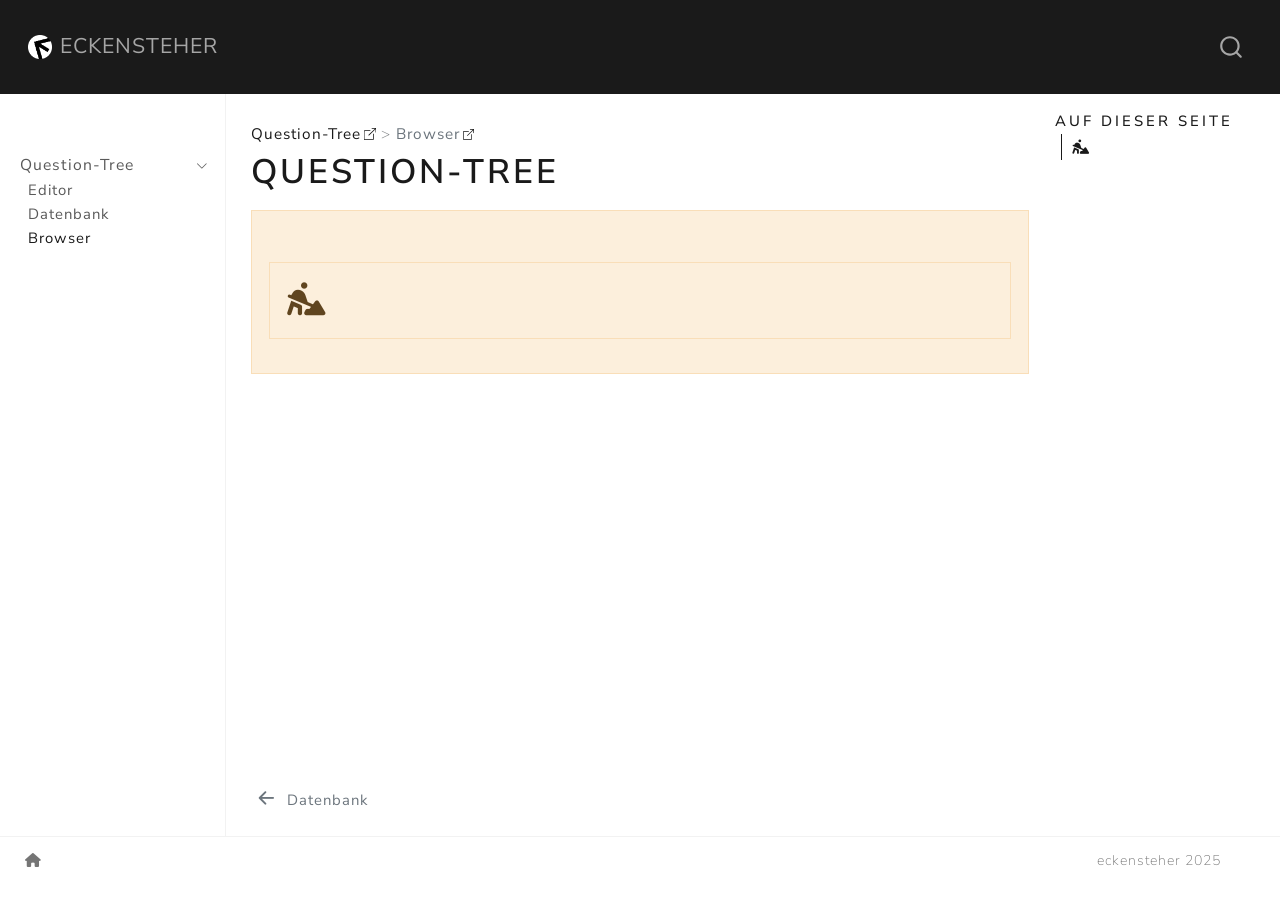
<file: qt/browser.html>
<!DOCTYPE html>
<html xmlns="http://www.w3.org/1999/xhtml" lang="de" xml:lang="de"><head>

<meta charset="utf-8">
<meta name="generator" content="quarto-1.7.32">

<meta name="viewport" content="width=device-width, initial-scale=1.0, user-scalable=yes">


<title>Question-Tree – eckensteher</title>
<style>
code{white-space: pre-wrap;}
span.smallcaps{font-variant: small-caps;}
div.columns{display: flex; gap: min(4vw, 1.5em);}
div.column{flex: auto; overflow-x: auto;}
div.hanging-indent{margin-left: 1.5em; text-indent: -1.5em;}
ul.task-list{list-style: none;}
ul.task-list li input[type="checkbox"] {
  width: 0.8em;
  margin: 0 0.8em 0.2em -1em; /* quarto-specific, see https://github.com/quarto-dev/quarto-cli/issues/4556 */ 
  vertical-align: middle;
}
</style>


<script src="../site_libs/quarto-nav/quarto-nav.js"></script>
<script src="../site_libs/clipboard/clipboard.min.js"></script>
<script src="../site_libs/quarto-search/autocomplete.umd.js"></script>
<script src="../site_libs/quarto-search/fuse.min.js"></script>
<script src="../site_libs/quarto-search/quarto-search.js"></script>
<meta name="quarto:offset" content="../">
<link href="../qt/database.html" rel="prev">
<link href="../assets/favicon.ico" rel="icon">
<script src="../site_libs/quarto-html/quarto.js" type="module"></script>
<script src="../site_libs/quarto-html/tabsets/tabsets.js" type="module"></script>
<script src="../site_libs/quarto-html/popper.min.js"></script>
<script src="../site_libs/quarto-html/tippy.umd.min.js"></script>
<script src="../site_libs/quarto-html/anchor.min.js"></script>
<link href="../site_libs/quarto-html/tippy.css" rel="stylesheet">
<link href="../site_libs/quarto-html/quarto-syntax-highlighting-37eea08aefeeee20ff55810ff984fec1.css" rel="stylesheet" id="quarto-text-highlighting-styles">
<script src="../site_libs/bootstrap/bootstrap.min.js"></script>
<link href="../site_libs/bootstrap/bootstrap-icons.css" rel="stylesheet">
<link href="../site_libs/bootstrap/bootstrap-37e49db12455802a5830ac9d218ae77a.min.css" rel="stylesheet" append-hash="true" id="quarto-bootstrap" data-mode="light">
<link href="../site_libs/quarto-contrib/fontawesome6-1.2.0/all.min.css" rel="stylesheet">
<link href="../site_libs/quarto-contrib/fontawesome6-1.2.0/latex-fontsize.css" rel="stylesheet">
<script id="quarto-search-options" type="application/json">{
  "location": "navbar",
  "copy-button": false,
  "collapse-after": 3,
  "panel-placement": "end",
  "type": "overlay",
  "limit": 50,
  "keyboard-shortcut": [
    "f",
    "/",
    "s"
  ],
  "show-item-context": false,
  "language": {
    "search-no-results-text": "Keine Treffer",
    "search-matching-documents-text": "Treffer",
    "search-copy-link-title": "Link in die Suche kopieren",
    "search-hide-matches-text": "Zusätzliche Treffer verbergen",
    "search-more-match-text": "weitere Treffer in diesem Dokument",
    "search-more-matches-text": "weitere Treffer in diesem Dokument",
    "search-clear-button-title": "Zurücksetzen",
    "search-text-placeholder": "",
    "search-detached-cancel-button-title": "Abbrechen",
    "search-submit-button-title": "Abschicken",
    "search-label": "Suchen"
  }
}</script>


</head>

<body class="nav-sidebar docked nav-fixed quarto-light">

<div id="quarto-search-results"></div>
  <header id="quarto-header" class="headroom fixed-top">
    <nav class="navbar navbar-expand-lg " data-bs-theme="dark">
      <div class="navbar-container container-fluid">
      <div class="navbar-brand-container mx-auto">
    <a href="../index.html" class="navbar-brand navbar-brand-logo">
    <img src="../assets/eckensteher.ico.png" alt="" class="navbar-logo">
    </a>
    <a class="navbar-brand" href="../index.html">
    <span class="navbar-title">eckensteher</span>
    </a>
  </div>
        <div class="quarto-navbar-tools tools-end">
</div>
          <div id="quarto-search" class="" title="Suchen"></div>
      </div> <!-- /container-fluid -->
    </nav>
  <nav class="quarto-secondary-nav">
    <div class="container-fluid d-flex">
      <button type="button" class="quarto-btn-toggle btn" data-bs-toggle="collapse" role="button" data-bs-target=".quarto-sidebar-collapse-item" aria-controls="quarto-sidebar" aria-expanded="false" aria-label="Seitenleiste umschalten" onclick="if (window.quartoToggleHeadroom) { window.quartoToggleHeadroom(); }">
        <i class="bi bi-layout-text-sidebar-reverse"></i>
      </button>
        <nav class="quarto-page-breadcrumbs" aria-label="breadcrumb"><ol class="breadcrumb"><li class="breadcrumb-item"><a href="../qt/index.html">Question-Tree</a></li><li class="breadcrumb-item"><a href="../qt/browser.html">Browser</a></li></ol></nav>
        <a class="flex-grow-1" role="navigation" data-bs-toggle="collapse" data-bs-target=".quarto-sidebar-collapse-item" aria-controls="quarto-sidebar" aria-expanded="false" aria-label="Seitenleiste umschalten" onclick="if (window.quartoToggleHeadroom) { window.quartoToggleHeadroom(); }">      
        </a>
      <button type="button" class="btn quarto-search-button" aria-label="Suchen" onclick="window.quartoOpenSearch();">
        <i class="bi bi-search"></i>
      </button>
    </div>
  </nav>
</header>
<!-- content -->
<div id="quarto-content" class="quarto-container page-columns page-rows-contents page-layout-article page-navbar">
<!-- sidebar -->
  <nav id="quarto-sidebar" class="sidebar collapse collapse-horizontal quarto-sidebar-collapse-item sidebar-navigation docked overflow-auto">
        <div class="mt-2 flex-shrink-0 align-items-center">
        <div class="sidebar-search">
        <div id="quarto-search" class="" title="Suchen"></div>
        </div>
        </div>
    <div class="sidebar-menu-container"> 
    <ul class="list-unstyled mt-1">
        <li class="sidebar-item sidebar-item-section">
      <div class="sidebar-item-container"> 
            <a href="../qt/index.html" class="sidebar-item-text sidebar-link">
 <span class="menu-text">Question-Tree</span></a>
          <a class="sidebar-item-toggle text-start" data-bs-toggle="collapse" data-bs-target="#quarto-sidebar-section-1" role="navigation" aria-expanded="true" aria-label="Abschnitt umschalten">
            <i class="bi bi-chevron-right ms-2"></i>
          </a> 
      </div>
      <ul id="quarto-sidebar-section-1" class="collapse list-unstyled sidebar-section depth1 show">  
          <li class="sidebar-item">
  <div class="sidebar-item-container"> 
  <a href="../qt/editor.html" class="sidebar-item-text sidebar-link">
 <span class="menu-text">Editor</span></a>
  </div>
</li>
          <li class="sidebar-item">
  <div class="sidebar-item-container"> 
  <a href="../qt/database.html" class="sidebar-item-text sidebar-link">
 <span class="menu-text">Datenbank</span></a>
  </div>
</li>
          <li class="sidebar-item">
  <div class="sidebar-item-container"> 
  <a href="../qt/browser.html" class="sidebar-item-text sidebar-link active">
 <span class="menu-text">Browser</span></a>
  </div>
</li>
      </ul>
  </li>
    </ul>
    </div>
</nav>
<div id="quarto-sidebar-glass" class="quarto-sidebar-collapse-item" data-bs-toggle="collapse" data-bs-target=".quarto-sidebar-collapse-item"></div>
<!-- margin-sidebar -->
    <div id="quarto-margin-sidebar" class="sidebar margin-sidebar">
        <nav id="TOC" role="doc-toc" class="toc-active">
    <h2 id="toc-title">Auf dieser Seite</h2>
   
  <ul>
  <li><a href="#section" id="toc-section" class="nav-link active" data-scroll-target="#section"><i class="fa-solid fa-person-digging" aria-label="person-digging"></i></a></li>
  </ul>
</nav>
    </div>
<!-- main -->
<main class="content" id="quarto-document-content">

<header id="title-block-header" class="quarto-title-block default"><nav class="quarto-page-breadcrumbs quarto-title-breadcrumbs d-none d-lg-block" aria-label="breadcrumb"><ol class="breadcrumb"><li class="breadcrumb-item"><a href="../qt/index.html">Question-Tree</a></li><li class="breadcrumb-item"><a href="../qt/browser.html">Browser</a></li></ol></nav>
<div class="quarto-title">
<h1 class="title">Question-Tree</h1>
</div>



<div class="quarto-title-meta">

    
  
    
  </div>
  


</header>


<section id="section" class="level1 alert alert-warning">
<h1 class="alert alert-warning"><i class="fa-solid fa-person-digging" aria-label="person-digging"></i></h1>


</section>

<a onclick="window.scrollTo(0, 0); return false;" role="button" id="quarto-back-to-top"><i class="bi bi-arrow-up"></i> Zurück nach oben</a></main> <!-- /main -->
<script id="quarto-html-after-body" type="application/javascript">
  window.document.addEventListener("DOMContentLoaded", function (event) {
    const icon = "";
    const anchorJS = new window.AnchorJS();
    anchorJS.options = {
      placement: 'right',
      icon: icon
    };
    anchorJS.add('.anchored');
    const isCodeAnnotation = (el) => {
      for (const clz of el.classList) {
        if (clz.startsWith('code-annotation-')) {                     
          return true;
        }
      }
      return false;
    }
    const onCopySuccess = function(e) {
      // button target
      const button = e.trigger;
      // don't keep focus
      button.blur();
      // flash "checked"
      button.classList.add('code-copy-button-checked');
      var currentTitle = button.getAttribute("title");
      button.setAttribute("title", "Kopiert");
      let tooltip;
      if (window.bootstrap) {
        button.setAttribute("data-bs-toggle", "tooltip");
        button.setAttribute("data-bs-placement", "left");
        button.setAttribute("data-bs-title", "Kopiert");
        tooltip = new bootstrap.Tooltip(button, 
          { trigger: "manual", 
            customClass: "code-copy-button-tooltip",
            offset: [0, -8]});
        tooltip.show();    
      }
      setTimeout(function() {
        if (tooltip) {
          tooltip.hide();
          button.removeAttribute("data-bs-title");
          button.removeAttribute("data-bs-toggle");
          button.removeAttribute("data-bs-placement");
        }
        button.setAttribute("title", currentTitle);
        button.classList.remove('code-copy-button-checked');
      }, 1000);
      // clear code selection
      e.clearSelection();
    }
    const getTextToCopy = function(trigger) {
        const codeEl = trigger.previousElementSibling.cloneNode(true);
        for (const childEl of codeEl.children) {
          if (isCodeAnnotation(childEl)) {
            childEl.remove();
          }
        }
        return codeEl.innerText;
    }
    const clipboard = new window.ClipboardJS('.code-copy-button:not([data-in-quarto-modal])', {
      text: getTextToCopy
    });
    clipboard.on('success', onCopySuccess);
    if (window.document.getElementById('quarto-embedded-source-code-modal')) {
      const clipboardModal = new window.ClipboardJS('.code-copy-button[data-in-quarto-modal]', {
        text: getTextToCopy,
        container: window.document.getElementById('quarto-embedded-source-code-modal')
      });
      clipboardModal.on('success', onCopySuccess);
    }
      var localhostRegex = new RegExp(/^(?:http|https):\/\/localhost\:?[0-9]*\//);
      var mailtoRegex = new RegExp(/^mailto:/);
        var filterRegex = new RegExp("https:\/\/eckensteher\.github\.io\/");
      var isInternal = (href) => {
          return filterRegex.test(href) || localhostRegex.test(href) || mailtoRegex.test(href);
      }
      // Inspect non-navigation links and adorn them if external
     var links = window.document.querySelectorAll('a[href]:not(.nav-link):not(.navbar-brand):not(.toc-action):not(.sidebar-link):not(.sidebar-item-toggle):not(.pagination-link):not(.no-external):not([aria-hidden]):not(.dropdown-item):not(.quarto-navigation-tool):not(.about-link)');
      for (var i=0; i<links.length; i++) {
        const link = links[i];
        if (!isInternal(link.href)) {
          // undo the damage that might have been done by quarto-nav.js in the case of
          // links that we want to consider external
          if (link.dataset.originalHref !== undefined) {
            link.href = link.dataset.originalHref;
          }
            // target, if specified
            link.setAttribute("target", "_blank");
            if (link.getAttribute("rel") === null) {
              link.setAttribute("rel", "noopener");
            }
            // default icon
            link.classList.add("external");
        }
      }
    function tippyHover(el, contentFn, onTriggerFn, onUntriggerFn) {
      const config = {
        allowHTML: true,
        maxWidth: 500,
        delay: 100,
        arrow: false,
        appendTo: function(el) {
            return el.parentElement;
        },
        interactive: true,
        interactiveBorder: 10,
        theme: 'quarto',
        placement: 'bottom-start',
      };
      if (contentFn) {
        config.content = contentFn;
      }
      if (onTriggerFn) {
        config.onTrigger = onTriggerFn;
      }
      if (onUntriggerFn) {
        config.onUntrigger = onUntriggerFn;
      }
      window.tippy(el, config); 
    }
    const noterefs = window.document.querySelectorAll('a[role="doc-noteref"]');
    for (var i=0; i<noterefs.length; i++) {
      const ref = noterefs[i];
      tippyHover(ref, function() {
        // use id or data attribute instead here
        let href = ref.getAttribute('data-footnote-href') || ref.getAttribute('href');
        try { href = new URL(href).hash; } catch {}
        const id = href.replace(/^#\/?/, "");
        const note = window.document.getElementById(id);
        if (note) {
          return note.innerHTML;
        } else {
          return "";
        }
      });
    }
    const xrefs = window.document.querySelectorAll('a.quarto-xref');
    const processXRef = (id, note) => {
      // Strip column container classes
      const stripColumnClz = (el) => {
        el.classList.remove("page-full", "page-columns");
        if (el.children) {
          for (const child of el.children) {
            stripColumnClz(child);
          }
        }
      }
      stripColumnClz(note)
      if (id === null || id.startsWith('sec-')) {
        // Special case sections, only their first couple elements
        const container = document.createElement("div");
        if (note.children && note.children.length > 2) {
          container.appendChild(note.children[0].cloneNode(true));
          for (let i = 1; i < note.children.length; i++) {
            const child = note.children[i];
            if (child.tagName === "P" && child.innerText === "") {
              continue;
            } else {
              container.appendChild(child.cloneNode(true));
              break;
            }
          }
          if (window.Quarto?.typesetMath) {
            window.Quarto.typesetMath(container);
          }
          return container.innerHTML
        } else {
          if (window.Quarto?.typesetMath) {
            window.Quarto.typesetMath(note);
          }
          return note.innerHTML;
        }
      } else {
        // Remove any anchor links if they are present
        const anchorLink = note.querySelector('a.anchorjs-link');
        if (anchorLink) {
          anchorLink.remove();
        }
        if (window.Quarto?.typesetMath) {
          window.Quarto.typesetMath(note);
        }
        if (note.classList.contains("callout")) {
          return note.outerHTML;
        } else {
          return note.innerHTML;
        }
      }
    }
    for (var i=0; i<xrefs.length; i++) {
      const xref = xrefs[i];
      tippyHover(xref, undefined, function(instance) {
        instance.disable();
        let url = xref.getAttribute('href');
        let hash = undefined; 
        if (url.startsWith('#')) {
          hash = url;
        } else {
          try { hash = new URL(url).hash; } catch {}
        }
        if (hash) {
          const id = hash.replace(/^#\/?/, "");
          const note = window.document.getElementById(id);
          if (note !== null) {
            try {
              const html = processXRef(id, note.cloneNode(true));
              instance.setContent(html);
            } finally {
              instance.enable();
              instance.show();
            }
          } else {
            // See if we can fetch this
            fetch(url.split('#')[0])
            .then(res => res.text())
            .then(html => {
              const parser = new DOMParser();
              const htmlDoc = parser.parseFromString(html, "text/html");
              const note = htmlDoc.getElementById(id);
              if (note !== null) {
                const html = processXRef(id, note);
                instance.setContent(html);
              } 
            }).finally(() => {
              instance.enable();
              instance.show();
            });
          }
        } else {
          // See if we can fetch a full url (with no hash to target)
          // This is a special case and we should probably do some content thinning / targeting
          fetch(url)
          .then(res => res.text())
          .then(html => {
            const parser = new DOMParser();
            const htmlDoc = parser.parseFromString(html, "text/html");
            const note = htmlDoc.querySelector('main.content');
            if (note !== null) {
              // This should only happen for chapter cross references
              // (since there is no id in the URL)
              // remove the first header
              if (note.children.length > 0 && note.children[0].tagName === "HEADER") {
                note.children[0].remove();
              }
              const html = processXRef(null, note);
              instance.setContent(html);
            } 
          }).finally(() => {
            instance.enable();
            instance.show();
          });
        }
      }, function(instance) {
      });
    }
        let selectedAnnoteEl;
        const selectorForAnnotation = ( cell, annotation) => {
          let cellAttr = 'data-code-cell="' + cell + '"';
          let lineAttr = 'data-code-annotation="' +  annotation + '"';
          const selector = 'span[' + cellAttr + '][' + lineAttr + ']';
          return selector;
        }
        const selectCodeLines = (annoteEl) => {
          const doc = window.document;
          const targetCell = annoteEl.getAttribute("data-target-cell");
          const targetAnnotation = annoteEl.getAttribute("data-target-annotation");
          const annoteSpan = window.document.querySelector(selectorForAnnotation(targetCell, targetAnnotation));
          const lines = annoteSpan.getAttribute("data-code-lines").split(",");
          const lineIds = lines.map((line) => {
            return targetCell + "-" + line;
          })
          let top = null;
          let height = null;
          let parent = null;
          if (lineIds.length > 0) {
              //compute the position of the single el (top and bottom and make a div)
              const el = window.document.getElementById(lineIds[0]);
              top = el.offsetTop;
              height = el.offsetHeight;
              parent = el.parentElement.parentElement;
            if (lineIds.length > 1) {
              const lastEl = window.document.getElementById(lineIds[lineIds.length - 1]);
              const bottom = lastEl.offsetTop + lastEl.offsetHeight;
              height = bottom - top;
            }
            if (top !== null && height !== null && parent !== null) {
              // cook up a div (if necessary) and position it 
              let div = window.document.getElementById("code-annotation-line-highlight");
              if (div === null) {
                div = window.document.createElement("div");
                div.setAttribute("id", "code-annotation-line-highlight");
                div.style.position = 'absolute';
                parent.appendChild(div);
              }
              div.style.top = top - 2 + "px";
              div.style.height = height + 4 + "px";
              div.style.left = 0;
              let gutterDiv = window.document.getElementById("code-annotation-line-highlight-gutter");
              if (gutterDiv === null) {
                gutterDiv = window.document.createElement("div");
                gutterDiv.setAttribute("id", "code-annotation-line-highlight-gutter");
                gutterDiv.style.position = 'absolute';
                const codeCell = window.document.getElementById(targetCell);
                const gutter = codeCell.querySelector('.code-annotation-gutter');
                gutter.appendChild(gutterDiv);
              }
              gutterDiv.style.top = top - 2 + "px";
              gutterDiv.style.height = height + 4 + "px";
            }
            selectedAnnoteEl = annoteEl;
          }
        };
        const unselectCodeLines = () => {
          const elementsIds = ["code-annotation-line-highlight", "code-annotation-line-highlight-gutter"];
          elementsIds.forEach((elId) => {
            const div = window.document.getElementById(elId);
            if (div) {
              div.remove();
            }
          });
          selectedAnnoteEl = undefined;
        };
          // Handle positioning of the toggle
      window.addEventListener(
        "resize",
        throttle(() => {
          elRect = undefined;
          if (selectedAnnoteEl) {
            selectCodeLines(selectedAnnoteEl);
          }
        }, 10)
      );
      function throttle(fn, ms) {
      let throttle = false;
      let timer;
        return (...args) => {
          if(!throttle) { // first call gets through
              fn.apply(this, args);
              throttle = true;
          } else { // all the others get throttled
              if(timer) clearTimeout(timer); // cancel #2
              timer = setTimeout(() => {
                fn.apply(this, args);
                timer = throttle = false;
              }, ms);
          }
        };
      }
        // Attach click handler to the DT
        const annoteDls = window.document.querySelectorAll('dt[data-target-cell]');
        for (const annoteDlNode of annoteDls) {
          annoteDlNode.addEventListener('click', (event) => {
            const clickedEl = event.target;
            if (clickedEl !== selectedAnnoteEl) {
              unselectCodeLines();
              const activeEl = window.document.querySelector('dt[data-target-cell].code-annotation-active');
              if (activeEl) {
                activeEl.classList.remove('code-annotation-active');
              }
              selectCodeLines(clickedEl);
              clickedEl.classList.add('code-annotation-active');
            } else {
              // Unselect the line
              unselectCodeLines();
              clickedEl.classList.remove('code-annotation-active');
            }
          });
        }
    const findCites = (el) => {
      const parentEl = el.parentElement;
      if (parentEl) {
        const cites = parentEl.dataset.cites;
        if (cites) {
          return {
            el,
            cites: cites.split(' ')
          };
        } else {
          return findCites(el.parentElement)
        }
      } else {
        return undefined;
      }
    };
    var bibliorefs = window.document.querySelectorAll('a[role="doc-biblioref"]');
    for (var i=0; i<bibliorefs.length; i++) {
      const ref = bibliorefs[i];
      const citeInfo = findCites(ref);
      if (citeInfo) {
        tippyHover(citeInfo.el, function() {
          var popup = window.document.createElement('div');
          citeInfo.cites.forEach(function(cite) {
            var citeDiv = window.document.createElement('div');
            citeDiv.classList.add('hanging-indent');
            citeDiv.classList.add('csl-entry');
            var biblioDiv = window.document.getElementById('ref-' + cite);
            if (biblioDiv) {
              citeDiv.innerHTML = biblioDiv.innerHTML;
            }
            popup.appendChild(citeDiv);
          });
          return popup.innerHTML;
        });
      }
    }
  });
  </script>
<nav class="page-navigation">
  <div class="nav-page nav-page-previous">
      <a href="../qt/database.html" class="pagination-link" aria-label="Datenbank">
        <i class="bi bi-arrow-left-short"></i> <span class="nav-page-text">Datenbank</span>
      </a>          
  </div>
  <div class="nav-page nav-page-next">
  </div>
</nav>
</div> <!-- /content -->
<footer class="footer">
  <div class="nav-footer">
    <div class="nav-footer-left">
      <ul class="footer-items list-unstyled">
    <li class="nav-item">
    <a class="nav-link" href="../index.html">
<p><i class="fa-solid fa-house" aria-label="house"></i></p>
</a>
  </li>  
</ul>
    </div>   
    <div class="nav-footer-center">
      &nbsp;
    </div>
    <div class="nav-footer-right">
      <ul class="footer-items list-unstyled">
    <li class="nav-item">
    <a class="nav-link" href="https://eckensteher.github.io/">
<p>eckensteher 2025</p>
</a>
  </li>  
</ul>
    </div>
  </div>
</footer>




</body></html>
</file>
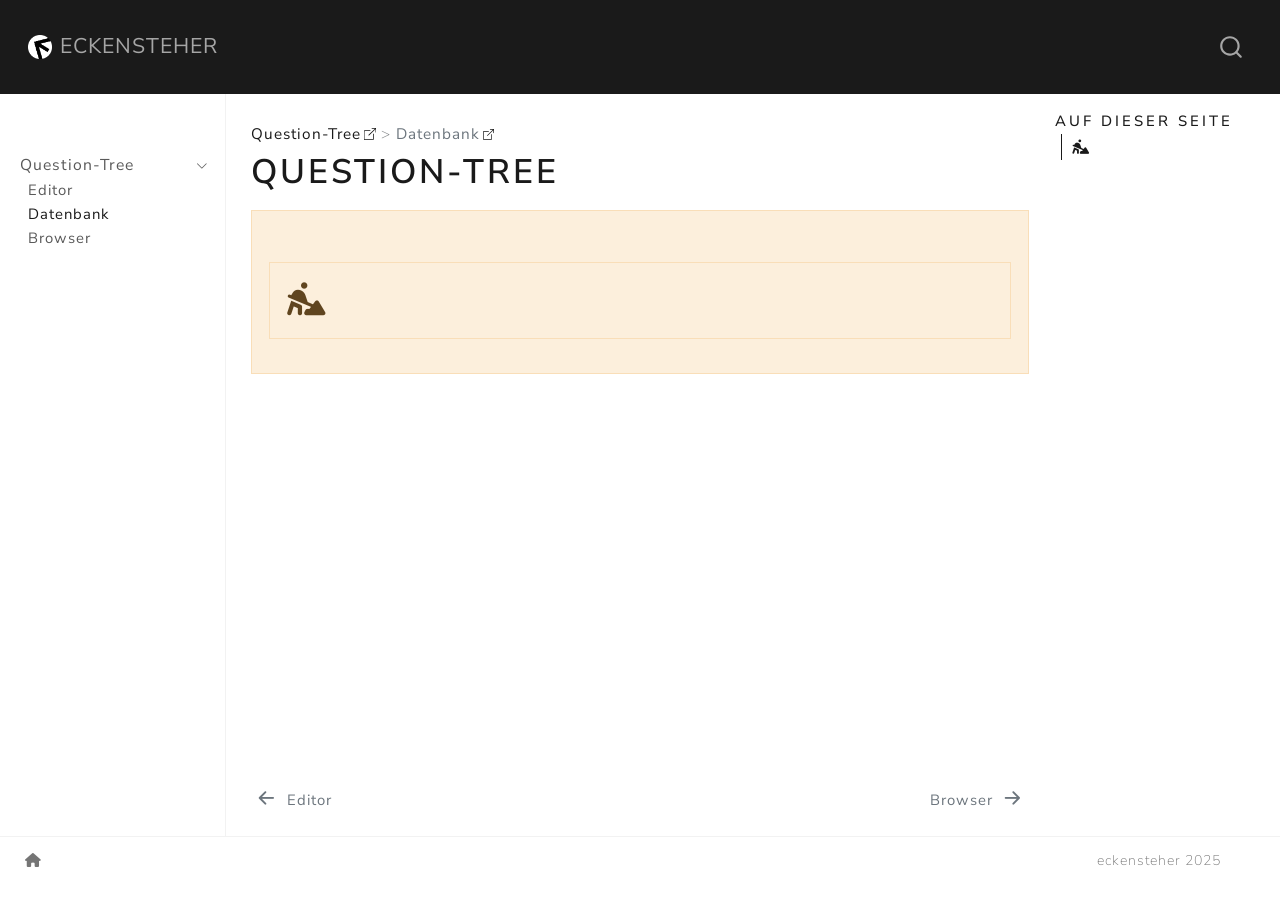
<file: qt/database.html>
<!DOCTYPE html>
<html xmlns="http://www.w3.org/1999/xhtml" lang="de" xml:lang="de"><head>

<meta charset="utf-8">
<meta name="generator" content="quarto-1.7.32">

<meta name="viewport" content="width=device-width, initial-scale=1.0, user-scalable=yes">


<title>Question-Tree – eckensteher</title>
<style>
code{white-space: pre-wrap;}
span.smallcaps{font-variant: small-caps;}
div.columns{display: flex; gap: min(4vw, 1.5em);}
div.column{flex: auto; overflow-x: auto;}
div.hanging-indent{margin-left: 1.5em; text-indent: -1.5em;}
ul.task-list{list-style: none;}
ul.task-list li input[type="checkbox"] {
  width: 0.8em;
  margin: 0 0.8em 0.2em -1em; /* quarto-specific, see https://github.com/quarto-dev/quarto-cli/issues/4556 */ 
  vertical-align: middle;
}
</style>


<script src="../site_libs/quarto-nav/quarto-nav.js"></script>
<script src="../site_libs/clipboard/clipboard.min.js"></script>
<script src="../site_libs/quarto-search/autocomplete.umd.js"></script>
<script src="../site_libs/quarto-search/fuse.min.js"></script>
<script src="../site_libs/quarto-search/quarto-search.js"></script>
<meta name="quarto:offset" content="../">
<link href="../qt/browser.html" rel="next">
<link href="../qt/editor.html" rel="prev">
<link href="../assets/favicon.ico" rel="icon">
<script src="../site_libs/quarto-html/quarto.js" type="module"></script>
<script src="../site_libs/quarto-html/tabsets/tabsets.js" type="module"></script>
<script src="../site_libs/quarto-html/popper.min.js"></script>
<script src="../site_libs/quarto-html/tippy.umd.min.js"></script>
<script src="../site_libs/quarto-html/anchor.min.js"></script>
<link href="../site_libs/quarto-html/tippy.css" rel="stylesheet">
<link href="../site_libs/quarto-html/quarto-syntax-highlighting-37eea08aefeeee20ff55810ff984fec1.css" rel="stylesheet" id="quarto-text-highlighting-styles">
<script src="../site_libs/bootstrap/bootstrap.min.js"></script>
<link href="../site_libs/bootstrap/bootstrap-icons.css" rel="stylesheet">
<link href="../site_libs/bootstrap/bootstrap-37e49db12455802a5830ac9d218ae77a.min.css" rel="stylesheet" append-hash="true" id="quarto-bootstrap" data-mode="light">
<link href="../site_libs/quarto-contrib/fontawesome6-1.2.0/all.min.css" rel="stylesheet">
<link href="../site_libs/quarto-contrib/fontawesome6-1.2.0/latex-fontsize.css" rel="stylesheet">
<script id="quarto-search-options" type="application/json">{
  "location": "navbar",
  "copy-button": false,
  "collapse-after": 3,
  "panel-placement": "end",
  "type": "overlay",
  "limit": 50,
  "keyboard-shortcut": [
    "f",
    "/",
    "s"
  ],
  "show-item-context": false,
  "language": {
    "search-no-results-text": "Keine Treffer",
    "search-matching-documents-text": "Treffer",
    "search-copy-link-title": "Link in die Suche kopieren",
    "search-hide-matches-text": "Zusätzliche Treffer verbergen",
    "search-more-match-text": "weitere Treffer in diesem Dokument",
    "search-more-matches-text": "weitere Treffer in diesem Dokument",
    "search-clear-button-title": "Zurücksetzen",
    "search-text-placeholder": "",
    "search-detached-cancel-button-title": "Abbrechen",
    "search-submit-button-title": "Abschicken",
    "search-label": "Suchen"
  }
}</script>


</head>

<body class="nav-sidebar docked nav-fixed quarto-light">

<div id="quarto-search-results"></div>
  <header id="quarto-header" class="headroom fixed-top">
    <nav class="navbar navbar-expand-lg " data-bs-theme="dark">
      <div class="navbar-container container-fluid">
      <div class="navbar-brand-container mx-auto">
    <a href="../index.html" class="navbar-brand navbar-brand-logo">
    <img src="../assets/eckensteher.ico.png" alt="" class="navbar-logo">
    </a>
    <a class="navbar-brand" href="../index.html">
    <span class="navbar-title">eckensteher</span>
    </a>
  </div>
        <div class="quarto-navbar-tools tools-end">
</div>
          <div id="quarto-search" class="" title="Suchen"></div>
      </div> <!-- /container-fluid -->
    </nav>
  <nav class="quarto-secondary-nav">
    <div class="container-fluid d-flex">
      <button type="button" class="quarto-btn-toggle btn" data-bs-toggle="collapse" role="button" data-bs-target=".quarto-sidebar-collapse-item" aria-controls="quarto-sidebar" aria-expanded="false" aria-label="Seitenleiste umschalten" onclick="if (window.quartoToggleHeadroom) { window.quartoToggleHeadroom(); }">
        <i class="bi bi-layout-text-sidebar-reverse"></i>
      </button>
        <nav class="quarto-page-breadcrumbs" aria-label="breadcrumb"><ol class="breadcrumb"><li class="breadcrumb-item"><a href="../qt/index.html">Question-Tree</a></li><li class="breadcrumb-item"><a href="../qt/database.html">Datenbank</a></li></ol></nav>
        <a class="flex-grow-1" role="navigation" data-bs-toggle="collapse" data-bs-target=".quarto-sidebar-collapse-item" aria-controls="quarto-sidebar" aria-expanded="false" aria-label="Seitenleiste umschalten" onclick="if (window.quartoToggleHeadroom) { window.quartoToggleHeadroom(); }">      
        </a>
      <button type="button" class="btn quarto-search-button" aria-label="Suchen" onclick="window.quartoOpenSearch();">
        <i class="bi bi-search"></i>
      </button>
    </div>
  </nav>
</header>
<!-- content -->
<div id="quarto-content" class="quarto-container page-columns page-rows-contents page-layout-article page-navbar">
<!-- sidebar -->
  <nav id="quarto-sidebar" class="sidebar collapse collapse-horizontal quarto-sidebar-collapse-item sidebar-navigation docked overflow-auto">
        <div class="mt-2 flex-shrink-0 align-items-center">
        <div class="sidebar-search">
        <div id="quarto-search" class="" title="Suchen"></div>
        </div>
        </div>
    <div class="sidebar-menu-container"> 
    <ul class="list-unstyled mt-1">
        <li class="sidebar-item sidebar-item-section">
      <div class="sidebar-item-container"> 
            <a href="../qt/index.html" class="sidebar-item-text sidebar-link">
 <span class="menu-text">Question-Tree</span></a>
          <a class="sidebar-item-toggle text-start" data-bs-toggle="collapse" data-bs-target="#quarto-sidebar-section-1" role="navigation" aria-expanded="true" aria-label="Abschnitt umschalten">
            <i class="bi bi-chevron-right ms-2"></i>
          </a> 
      </div>
      <ul id="quarto-sidebar-section-1" class="collapse list-unstyled sidebar-section depth1 show">  
          <li class="sidebar-item">
  <div class="sidebar-item-container"> 
  <a href="../qt/editor.html" class="sidebar-item-text sidebar-link">
 <span class="menu-text">Editor</span></a>
  </div>
</li>
          <li class="sidebar-item">
  <div class="sidebar-item-container"> 
  <a href="../qt/database.html" class="sidebar-item-text sidebar-link active">
 <span class="menu-text">Datenbank</span></a>
  </div>
</li>
          <li class="sidebar-item">
  <div class="sidebar-item-container"> 
  <a href="../qt/browser.html" class="sidebar-item-text sidebar-link">
 <span class="menu-text">Browser</span></a>
  </div>
</li>
      </ul>
  </li>
    </ul>
    </div>
</nav>
<div id="quarto-sidebar-glass" class="quarto-sidebar-collapse-item" data-bs-toggle="collapse" data-bs-target=".quarto-sidebar-collapse-item"></div>
<!-- margin-sidebar -->
    <div id="quarto-margin-sidebar" class="sidebar margin-sidebar">
        <nav id="TOC" role="doc-toc" class="toc-active">
    <h2 id="toc-title">Auf dieser Seite</h2>
   
  <ul>
  <li><a href="#section" id="toc-section" class="nav-link active" data-scroll-target="#section"><i class="fa-solid fa-person-digging" aria-label="person-digging"></i></a></li>
  </ul>
</nav>
    </div>
<!-- main -->
<main class="content" id="quarto-document-content">

<header id="title-block-header" class="quarto-title-block default"><nav class="quarto-page-breadcrumbs quarto-title-breadcrumbs d-none d-lg-block" aria-label="breadcrumb"><ol class="breadcrumb"><li class="breadcrumb-item"><a href="../qt/index.html">Question-Tree</a></li><li class="breadcrumb-item"><a href="../qt/database.html">Datenbank</a></li></ol></nav>
<div class="quarto-title">
<h1 class="title">Question-Tree</h1>
</div>



<div class="quarto-title-meta">

    
  
    
  </div>
  


</header>


<section id="section" class="level1 alert alert-warning">
<h1 class="alert alert-warning"><i class="fa-solid fa-person-digging" aria-label="person-digging"></i></h1>


</section>

<a onclick="window.scrollTo(0, 0); return false;" role="button" id="quarto-back-to-top"><i class="bi bi-arrow-up"></i> Zurück nach oben</a></main> <!-- /main -->
<script id="quarto-html-after-body" type="application/javascript">
  window.document.addEventListener("DOMContentLoaded", function (event) {
    const icon = "";
    const anchorJS = new window.AnchorJS();
    anchorJS.options = {
      placement: 'right',
      icon: icon
    };
    anchorJS.add('.anchored');
    const isCodeAnnotation = (el) => {
      for (const clz of el.classList) {
        if (clz.startsWith('code-annotation-')) {                     
          return true;
        }
      }
      return false;
    }
    const onCopySuccess = function(e) {
      // button target
      const button = e.trigger;
      // don't keep focus
      button.blur();
      // flash "checked"
      button.classList.add('code-copy-button-checked');
      var currentTitle = button.getAttribute("title");
      button.setAttribute("title", "Kopiert");
      let tooltip;
      if (window.bootstrap) {
        button.setAttribute("data-bs-toggle", "tooltip");
        button.setAttribute("data-bs-placement", "left");
        button.setAttribute("data-bs-title", "Kopiert");
        tooltip = new bootstrap.Tooltip(button, 
          { trigger: "manual", 
            customClass: "code-copy-button-tooltip",
            offset: [0, -8]});
        tooltip.show();    
      }
      setTimeout(function() {
        if (tooltip) {
          tooltip.hide();
          button.removeAttribute("data-bs-title");
          button.removeAttribute("data-bs-toggle");
          button.removeAttribute("data-bs-placement");
        }
        button.setAttribute("title", currentTitle);
        button.classList.remove('code-copy-button-checked');
      }, 1000);
      // clear code selection
      e.clearSelection();
    }
    const getTextToCopy = function(trigger) {
        const codeEl = trigger.previousElementSibling.cloneNode(true);
        for (const childEl of codeEl.children) {
          if (isCodeAnnotation(childEl)) {
            childEl.remove();
          }
        }
        return codeEl.innerText;
    }
    const clipboard = new window.ClipboardJS('.code-copy-button:not([data-in-quarto-modal])', {
      text: getTextToCopy
    });
    clipboard.on('success', onCopySuccess);
    if (window.document.getElementById('quarto-embedded-source-code-modal')) {
      const clipboardModal = new window.ClipboardJS('.code-copy-button[data-in-quarto-modal]', {
        text: getTextToCopy,
        container: window.document.getElementById('quarto-embedded-source-code-modal')
      });
      clipboardModal.on('success', onCopySuccess);
    }
      var localhostRegex = new RegExp(/^(?:http|https):\/\/localhost\:?[0-9]*\//);
      var mailtoRegex = new RegExp(/^mailto:/);
        var filterRegex = new RegExp("https:\/\/eckensteher\.github\.io\/");
      var isInternal = (href) => {
          return filterRegex.test(href) || localhostRegex.test(href) || mailtoRegex.test(href);
      }
      // Inspect non-navigation links and adorn them if external
     var links = window.document.querySelectorAll('a[href]:not(.nav-link):not(.navbar-brand):not(.toc-action):not(.sidebar-link):not(.sidebar-item-toggle):not(.pagination-link):not(.no-external):not([aria-hidden]):not(.dropdown-item):not(.quarto-navigation-tool):not(.about-link)');
      for (var i=0; i<links.length; i++) {
        const link = links[i];
        if (!isInternal(link.href)) {
          // undo the damage that might have been done by quarto-nav.js in the case of
          // links that we want to consider external
          if (link.dataset.originalHref !== undefined) {
            link.href = link.dataset.originalHref;
          }
            // target, if specified
            link.setAttribute("target", "_blank");
            if (link.getAttribute("rel") === null) {
              link.setAttribute("rel", "noopener");
            }
            // default icon
            link.classList.add("external");
        }
      }
    function tippyHover(el, contentFn, onTriggerFn, onUntriggerFn) {
      const config = {
        allowHTML: true,
        maxWidth: 500,
        delay: 100,
        arrow: false,
        appendTo: function(el) {
            return el.parentElement;
        },
        interactive: true,
        interactiveBorder: 10,
        theme: 'quarto',
        placement: 'bottom-start',
      };
      if (contentFn) {
        config.content = contentFn;
      }
      if (onTriggerFn) {
        config.onTrigger = onTriggerFn;
      }
      if (onUntriggerFn) {
        config.onUntrigger = onUntriggerFn;
      }
      window.tippy(el, config); 
    }
    const noterefs = window.document.querySelectorAll('a[role="doc-noteref"]');
    for (var i=0; i<noterefs.length; i++) {
      const ref = noterefs[i];
      tippyHover(ref, function() {
        // use id or data attribute instead here
        let href = ref.getAttribute('data-footnote-href') || ref.getAttribute('href');
        try { href = new URL(href).hash; } catch {}
        const id = href.replace(/^#\/?/, "");
        const note = window.document.getElementById(id);
        if (note) {
          return note.innerHTML;
        } else {
          return "";
        }
      });
    }
    const xrefs = window.document.querySelectorAll('a.quarto-xref');
    const processXRef = (id, note) => {
      // Strip column container classes
      const stripColumnClz = (el) => {
        el.classList.remove("page-full", "page-columns");
        if (el.children) {
          for (const child of el.children) {
            stripColumnClz(child);
          }
        }
      }
      stripColumnClz(note)
      if (id === null || id.startsWith('sec-')) {
        // Special case sections, only their first couple elements
        const container = document.createElement("div");
        if (note.children && note.children.length > 2) {
          container.appendChild(note.children[0].cloneNode(true));
          for (let i = 1; i < note.children.length; i++) {
            const child = note.children[i];
            if (child.tagName === "P" && child.innerText === "") {
              continue;
            } else {
              container.appendChild(child.cloneNode(true));
              break;
            }
          }
          if (window.Quarto?.typesetMath) {
            window.Quarto.typesetMath(container);
          }
          return container.innerHTML
        } else {
          if (window.Quarto?.typesetMath) {
            window.Quarto.typesetMath(note);
          }
          return note.innerHTML;
        }
      } else {
        // Remove any anchor links if they are present
        const anchorLink = note.querySelector('a.anchorjs-link');
        if (anchorLink) {
          anchorLink.remove();
        }
        if (window.Quarto?.typesetMath) {
          window.Quarto.typesetMath(note);
        }
        if (note.classList.contains("callout")) {
          return note.outerHTML;
        } else {
          return note.innerHTML;
        }
      }
    }
    for (var i=0; i<xrefs.length; i++) {
      const xref = xrefs[i];
      tippyHover(xref, undefined, function(instance) {
        instance.disable();
        let url = xref.getAttribute('href');
        let hash = undefined; 
        if (url.startsWith('#')) {
          hash = url;
        } else {
          try { hash = new URL(url).hash; } catch {}
        }
        if (hash) {
          const id = hash.replace(/^#\/?/, "");
          const note = window.document.getElementById(id);
          if (note !== null) {
            try {
              const html = processXRef(id, note.cloneNode(true));
              instance.setContent(html);
            } finally {
              instance.enable();
              instance.show();
            }
          } else {
            // See if we can fetch this
            fetch(url.split('#')[0])
            .then(res => res.text())
            .then(html => {
              const parser = new DOMParser();
              const htmlDoc = parser.parseFromString(html, "text/html");
              const note = htmlDoc.getElementById(id);
              if (note !== null) {
                const html = processXRef(id, note);
                instance.setContent(html);
              } 
            }).finally(() => {
              instance.enable();
              instance.show();
            });
          }
        } else {
          // See if we can fetch a full url (with no hash to target)
          // This is a special case and we should probably do some content thinning / targeting
          fetch(url)
          .then(res => res.text())
          .then(html => {
            const parser = new DOMParser();
            const htmlDoc = parser.parseFromString(html, "text/html");
            const note = htmlDoc.querySelector('main.content');
            if (note !== null) {
              // This should only happen for chapter cross references
              // (since there is no id in the URL)
              // remove the first header
              if (note.children.length > 0 && note.children[0].tagName === "HEADER") {
                note.children[0].remove();
              }
              const html = processXRef(null, note);
              instance.setContent(html);
            } 
          }).finally(() => {
            instance.enable();
            instance.show();
          });
        }
      }, function(instance) {
      });
    }
        let selectedAnnoteEl;
        const selectorForAnnotation = ( cell, annotation) => {
          let cellAttr = 'data-code-cell="' + cell + '"';
          let lineAttr = 'data-code-annotation="' +  annotation + '"';
          const selector = 'span[' + cellAttr + '][' + lineAttr + ']';
          return selector;
        }
        const selectCodeLines = (annoteEl) => {
          const doc = window.document;
          const targetCell = annoteEl.getAttribute("data-target-cell");
          const targetAnnotation = annoteEl.getAttribute("data-target-annotation");
          const annoteSpan = window.document.querySelector(selectorForAnnotation(targetCell, targetAnnotation));
          const lines = annoteSpan.getAttribute("data-code-lines").split(",");
          const lineIds = lines.map((line) => {
            return targetCell + "-" + line;
          })
          let top = null;
          let height = null;
          let parent = null;
          if (lineIds.length > 0) {
              //compute the position of the single el (top and bottom and make a div)
              const el = window.document.getElementById(lineIds[0]);
              top = el.offsetTop;
              height = el.offsetHeight;
              parent = el.parentElement.parentElement;
            if (lineIds.length > 1) {
              const lastEl = window.document.getElementById(lineIds[lineIds.length - 1]);
              const bottom = lastEl.offsetTop + lastEl.offsetHeight;
              height = bottom - top;
            }
            if (top !== null && height !== null && parent !== null) {
              // cook up a div (if necessary) and position it 
              let div = window.document.getElementById("code-annotation-line-highlight");
              if (div === null) {
                div = window.document.createElement("div");
                div.setAttribute("id", "code-annotation-line-highlight");
                div.style.position = 'absolute';
                parent.appendChild(div);
              }
              div.style.top = top - 2 + "px";
              div.style.height = height + 4 + "px";
              div.style.left = 0;
              let gutterDiv = window.document.getElementById("code-annotation-line-highlight-gutter");
              if (gutterDiv === null) {
                gutterDiv = window.document.createElement("div");
                gutterDiv.setAttribute("id", "code-annotation-line-highlight-gutter");
                gutterDiv.style.position = 'absolute';
                const codeCell = window.document.getElementById(targetCell);
                const gutter = codeCell.querySelector('.code-annotation-gutter');
                gutter.appendChild(gutterDiv);
              }
              gutterDiv.style.top = top - 2 + "px";
              gutterDiv.style.height = height + 4 + "px";
            }
            selectedAnnoteEl = annoteEl;
          }
        };
        const unselectCodeLines = () => {
          const elementsIds = ["code-annotation-line-highlight", "code-annotation-line-highlight-gutter"];
          elementsIds.forEach((elId) => {
            const div = window.document.getElementById(elId);
            if (div) {
              div.remove();
            }
          });
          selectedAnnoteEl = undefined;
        };
          // Handle positioning of the toggle
      window.addEventListener(
        "resize",
        throttle(() => {
          elRect = undefined;
          if (selectedAnnoteEl) {
            selectCodeLines(selectedAnnoteEl);
          }
        }, 10)
      );
      function throttle(fn, ms) {
      let throttle = false;
      let timer;
        return (...args) => {
          if(!throttle) { // first call gets through
              fn.apply(this, args);
              throttle = true;
          } else { // all the others get throttled
              if(timer) clearTimeout(timer); // cancel #2
              timer = setTimeout(() => {
                fn.apply(this, args);
                timer = throttle = false;
              }, ms);
          }
        };
      }
        // Attach click handler to the DT
        const annoteDls = window.document.querySelectorAll('dt[data-target-cell]');
        for (const annoteDlNode of annoteDls) {
          annoteDlNode.addEventListener('click', (event) => {
            const clickedEl = event.target;
            if (clickedEl !== selectedAnnoteEl) {
              unselectCodeLines();
              const activeEl = window.document.querySelector('dt[data-target-cell].code-annotation-active');
              if (activeEl) {
                activeEl.classList.remove('code-annotation-active');
              }
              selectCodeLines(clickedEl);
              clickedEl.classList.add('code-annotation-active');
            } else {
              // Unselect the line
              unselectCodeLines();
              clickedEl.classList.remove('code-annotation-active');
            }
          });
        }
    const findCites = (el) => {
      const parentEl = el.parentElement;
      if (parentEl) {
        const cites = parentEl.dataset.cites;
        if (cites) {
          return {
            el,
            cites: cites.split(' ')
          };
        } else {
          return findCites(el.parentElement)
        }
      } else {
        return undefined;
      }
    };
    var bibliorefs = window.document.querySelectorAll('a[role="doc-biblioref"]');
    for (var i=0; i<bibliorefs.length; i++) {
      const ref = bibliorefs[i];
      const citeInfo = findCites(ref);
      if (citeInfo) {
        tippyHover(citeInfo.el, function() {
          var popup = window.document.createElement('div');
          citeInfo.cites.forEach(function(cite) {
            var citeDiv = window.document.createElement('div');
            citeDiv.classList.add('hanging-indent');
            citeDiv.classList.add('csl-entry');
            var biblioDiv = window.document.getElementById('ref-' + cite);
            if (biblioDiv) {
              citeDiv.innerHTML = biblioDiv.innerHTML;
            }
            popup.appendChild(citeDiv);
          });
          return popup.innerHTML;
        });
      }
    }
  });
  </script>
<nav class="page-navigation">
  <div class="nav-page nav-page-previous">
      <a href="../qt/editor.html" class="pagination-link" aria-label="Editor">
        <i class="bi bi-arrow-left-short"></i> <span class="nav-page-text">Editor</span>
      </a>          
  </div>
  <div class="nav-page nav-page-next">
      <a href="../qt/browser.html" class="pagination-link" aria-label="Browser">
        <span class="nav-page-text">Browser</span> <i class="bi bi-arrow-right-short"></i>
      </a>
  </div>
</nav>
</div> <!-- /content -->
<footer class="footer">
  <div class="nav-footer">
    <div class="nav-footer-left">
      <ul class="footer-items list-unstyled">
    <li class="nav-item">
    <a class="nav-link" href="../index.html">
<p><i class="fa-solid fa-house" aria-label="house"></i></p>
</a>
  </li>  
</ul>
    </div>   
    <div class="nav-footer-center">
      &nbsp;
    </div>
    <div class="nav-footer-right">
      <ul class="footer-items list-unstyled">
    <li class="nav-item">
    <a class="nav-link" href="https://eckensteher.github.io/">
<p>eckensteher 2025</p>
</a>
  </li>  
</ul>
    </div>
  </div>
</footer>




</body></html>
</file>
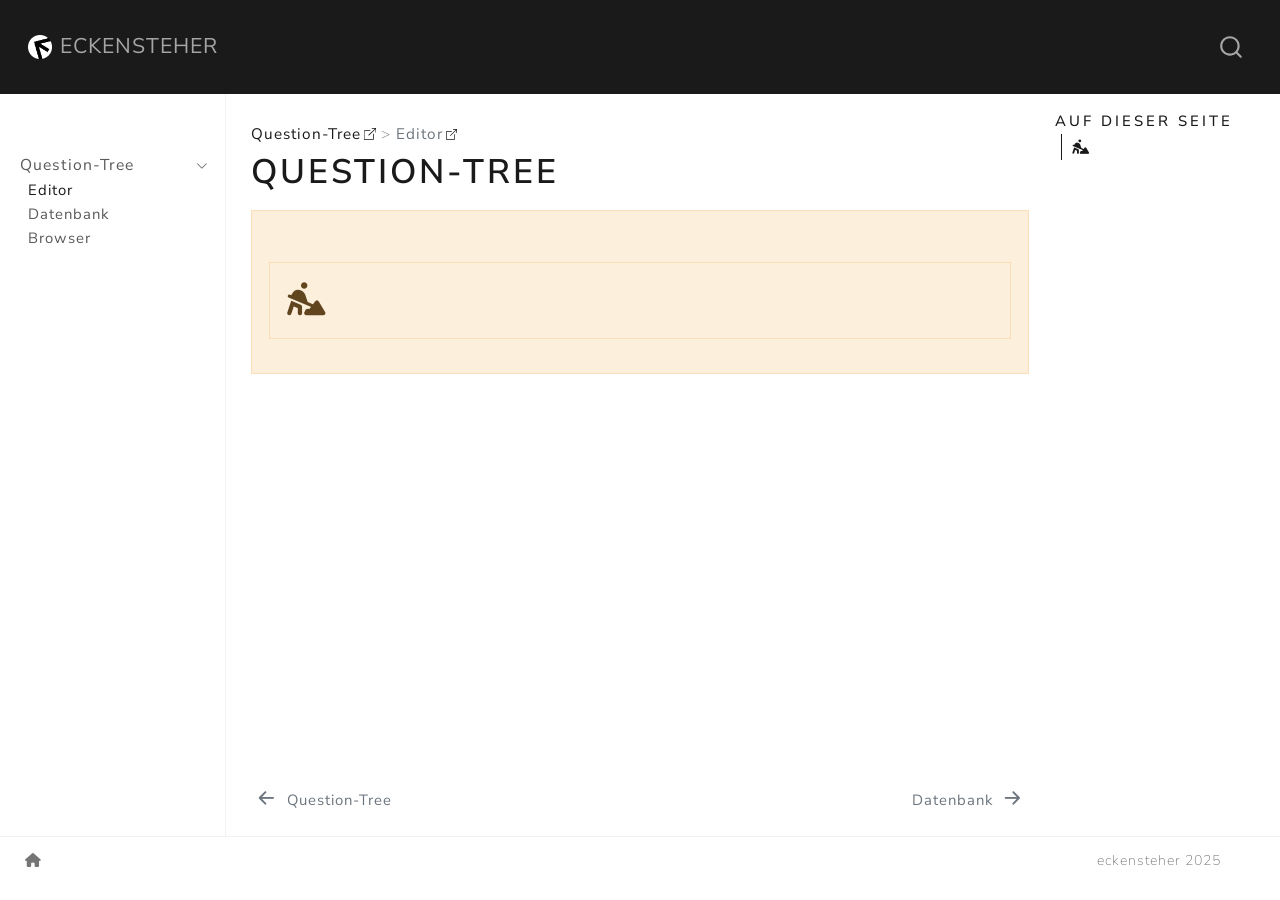
<file: qt/editor.html>
<!DOCTYPE html>
<html xmlns="http://www.w3.org/1999/xhtml" lang="de" xml:lang="de"><head>

<meta charset="utf-8">
<meta name="generator" content="quarto-1.7.32">

<meta name="viewport" content="width=device-width, initial-scale=1.0, user-scalable=yes">


<title>Question-Tree – eckensteher</title>
<style>
code{white-space: pre-wrap;}
span.smallcaps{font-variant: small-caps;}
div.columns{display: flex; gap: min(4vw, 1.5em);}
div.column{flex: auto; overflow-x: auto;}
div.hanging-indent{margin-left: 1.5em; text-indent: -1.5em;}
ul.task-list{list-style: none;}
ul.task-list li input[type="checkbox"] {
  width: 0.8em;
  margin: 0 0.8em 0.2em -1em; /* quarto-specific, see https://github.com/quarto-dev/quarto-cli/issues/4556 */ 
  vertical-align: middle;
}
</style>


<script src="../site_libs/quarto-nav/quarto-nav.js"></script>
<script src="../site_libs/clipboard/clipboard.min.js"></script>
<script src="../site_libs/quarto-search/autocomplete.umd.js"></script>
<script src="../site_libs/quarto-search/fuse.min.js"></script>
<script src="../site_libs/quarto-search/quarto-search.js"></script>
<meta name="quarto:offset" content="../">
<link href="../qt/database.html" rel="next">
<link href="../qt/index.html" rel="prev">
<link href="../assets/favicon.ico" rel="icon">
<script src="../site_libs/quarto-html/quarto.js" type="module"></script>
<script src="../site_libs/quarto-html/tabsets/tabsets.js" type="module"></script>
<script src="../site_libs/quarto-html/popper.min.js"></script>
<script src="../site_libs/quarto-html/tippy.umd.min.js"></script>
<script src="../site_libs/quarto-html/anchor.min.js"></script>
<link href="../site_libs/quarto-html/tippy.css" rel="stylesheet">
<link href="../site_libs/quarto-html/quarto-syntax-highlighting-37eea08aefeeee20ff55810ff984fec1.css" rel="stylesheet" id="quarto-text-highlighting-styles">
<script src="../site_libs/bootstrap/bootstrap.min.js"></script>
<link href="../site_libs/bootstrap/bootstrap-icons.css" rel="stylesheet">
<link href="../site_libs/bootstrap/bootstrap-37e49db12455802a5830ac9d218ae77a.min.css" rel="stylesheet" append-hash="true" id="quarto-bootstrap" data-mode="light">
<link href="../site_libs/quarto-contrib/fontawesome6-1.2.0/all.min.css" rel="stylesheet">
<link href="../site_libs/quarto-contrib/fontawesome6-1.2.0/latex-fontsize.css" rel="stylesheet">
<script id="quarto-search-options" type="application/json">{
  "location": "navbar",
  "copy-button": false,
  "collapse-after": 3,
  "panel-placement": "end",
  "type": "overlay",
  "limit": 50,
  "keyboard-shortcut": [
    "f",
    "/",
    "s"
  ],
  "show-item-context": false,
  "language": {
    "search-no-results-text": "Keine Treffer",
    "search-matching-documents-text": "Treffer",
    "search-copy-link-title": "Link in die Suche kopieren",
    "search-hide-matches-text": "Zusätzliche Treffer verbergen",
    "search-more-match-text": "weitere Treffer in diesem Dokument",
    "search-more-matches-text": "weitere Treffer in diesem Dokument",
    "search-clear-button-title": "Zurücksetzen",
    "search-text-placeholder": "",
    "search-detached-cancel-button-title": "Abbrechen",
    "search-submit-button-title": "Abschicken",
    "search-label": "Suchen"
  }
}</script>


</head>

<body class="nav-sidebar docked nav-fixed quarto-light">

<div id="quarto-search-results"></div>
  <header id="quarto-header" class="headroom fixed-top">
    <nav class="navbar navbar-expand-lg " data-bs-theme="dark">
      <div class="navbar-container container-fluid">
      <div class="navbar-brand-container mx-auto">
    <a href="../index.html" class="navbar-brand navbar-brand-logo">
    <img src="../assets/eckensteher.ico.png" alt="" class="navbar-logo">
    </a>
    <a class="navbar-brand" href="../index.html">
    <span class="navbar-title">eckensteher</span>
    </a>
  </div>
        <div class="quarto-navbar-tools tools-end">
</div>
          <div id="quarto-search" class="" title="Suchen"></div>
      </div> <!-- /container-fluid -->
    </nav>
  <nav class="quarto-secondary-nav">
    <div class="container-fluid d-flex">
      <button type="button" class="quarto-btn-toggle btn" data-bs-toggle="collapse" role="button" data-bs-target=".quarto-sidebar-collapse-item" aria-controls="quarto-sidebar" aria-expanded="false" aria-label="Seitenleiste umschalten" onclick="if (window.quartoToggleHeadroom) { window.quartoToggleHeadroom(); }">
        <i class="bi bi-layout-text-sidebar-reverse"></i>
      </button>
        <nav class="quarto-page-breadcrumbs" aria-label="breadcrumb"><ol class="breadcrumb"><li class="breadcrumb-item"><a href="../qt/index.html">Question-Tree</a></li><li class="breadcrumb-item"><a href="../qt/editor.html">Editor</a></li></ol></nav>
        <a class="flex-grow-1" role="navigation" data-bs-toggle="collapse" data-bs-target=".quarto-sidebar-collapse-item" aria-controls="quarto-sidebar" aria-expanded="false" aria-label="Seitenleiste umschalten" onclick="if (window.quartoToggleHeadroom) { window.quartoToggleHeadroom(); }">      
        </a>
      <button type="button" class="btn quarto-search-button" aria-label="Suchen" onclick="window.quartoOpenSearch();">
        <i class="bi bi-search"></i>
      </button>
    </div>
  </nav>
</header>
<!-- content -->
<div id="quarto-content" class="quarto-container page-columns page-rows-contents page-layout-article page-navbar">
<!-- sidebar -->
  <nav id="quarto-sidebar" class="sidebar collapse collapse-horizontal quarto-sidebar-collapse-item sidebar-navigation docked overflow-auto">
        <div class="mt-2 flex-shrink-0 align-items-center">
        <div class="sidebar-search">
        <div id="quarto-search" class="" title="Suchen"></div>
        </div>
        </div>
    <div class="sidebar-menu-container"> 
    <ul class="list-unstyled mt-1">
        <li class="sidebar-item sidebar-item-section">
      <div class="sidebar-item-container"> 
            <a href="../qt/index.html" class="sidebar-item-text sidebar-link">
 <span class="menu-text">Question-Tree</span></a>
          <a class="sidebar-item-toggle text-start" data-bs-toggle="collapse" data-bs-target="#quarto-sidebar-section-1" role="navigation" aria-expanded="true" aria-label="Abschnitt umschalten">
            <i class="bi bi-chevron-right ms-2"></i>
          </a> 
      </div>
      <ul id="quarto-sidebar-section-1" class="collapse list-unstyled sidebar-section depth1 show">  
          <li class="sidebar-item">
  <div class="sidebar-item-container"> 
  <a href="../qt/editor.html" class="sidebar-item-text sidebar-link active">
 <span class="menu-text">Editor</span></a>
  </div>
</li>
          <li class="sidebar-item">
  <div class="sidebar-item-container"> 
  <a href="../qt/database.html" class="sidebar-item-text sidebar-link">
 <span class="menu-text">Datenbank</span></a>
  </div>
</li>
          <li class="sidebar-item">
  <div class="sidebar-item-container"> 
  <a href="../qt/browser.html" class="sidebar-item-text sidebar-link">
 <span class="menu-text">Browser</span></a>
  </div>
</li>
      </ul>
  </li>
    </ul>
    </div>
</nav>
<div id="quarto-sidebar-glass" class="quarto-sidebar-collapse-item" data-bs-toggle="collapse" data-bs-target=".quarto-sidebar-collapse-item"></div>
<!-- margin-sidebar -->
    <div id="quarto-margin-sidebar" class="sidebar margin-sidebar">
        <nav id="TOC" role="doc-toc" class="toc-active">
    <h2 id="toc-title">Auf dieser Seite</h2>
   
  <ul>
  <li><a href="#section" id="toc-section" class="nav-link active" data-scroll-target="#section"><i class="fa-solid fa-person-digging" aria-label="person-digging"></i></a></li>
  </ul>
</nav>
    </div>
<!-- main -->
<main class="content" id="quarto-document-content">

<header id="title-block-header" class="quarto-title-block default"><nav class="quarto-page-breadcrumbs quarto-title-breadcrumbs d-none d-lg-block" aria-label="breadcrumb"><ol class="breadcrumb"><li class="breadcrumb-item"><a href="../qt/index.html">Question-Tree</a></li><li class="breadcrumb-item"><a href="../qt/editor.html">Editor</a></li></ol></nav>
<div class="quarto-title">
<h1 class="title">Question-Tree</h1>
</div>



<div class="quarto-title-meta">

    
  
    
  </div>
  


</header>


<section id="section" class="level1 alert alert-warning">
<h1 class="alert alert-warning"><i class="fa-solid fa-person-digging" aria-label="person-digging"></i></h1>


</section>

<a onclick="window.scrollTo(0, 0); return false;" role="button" id="quarto-back-to-top"><i class="bi bi-arrow-up"></i> Zurück nach oben</a></main> <!-- /main -->
<script id="quarto-html-after-body" type="application/javascript">
  window.document.addEventListener("DOMContentLoaded", function (event) {
    const icon = "";
    const anchorJS = new window.AnchorJS();
    anchorJS.options = {
      placement: 'right',
      icon: icon
    };
    anchorJS.add('.anchored');
    const isCodeAnnotation = (el) => {
      for (const clz of el.classList) {
        if (clz.startsWith('code-annotation-')) {                     
          return true;
        }
      }
      return false;
    }
    const onCopySuccess = function(e) {
      // button target
      const button = e.trigger;
      // don't keep focus
      button.blur();
      // flash "checked"
      button.classList.add('code-copy-button-checked');
      var currentTitle = button.getAttribute("title");
      button.setAttribute("title", "Kopiert");
      let tooltip;
      if (window.bootstrap) {
        button.setAttribute("data-bs-toggle", "tooltip");
        button.setAttribute("data-bs-placement", "left");
        button.setAttribute("data-bs-title", "Kopiert");
        tooltip = new bootstrap.Tooltip(button, 
          { trigger: "manual", 
            customClass: "code-copy-button-tooltip",
            offset: [0, -8]});
        tooltip.show();    
      }
      setTimeout(function() {
        if (tooltip) {
          tooltip.hide();
          button.removeAttribute("data-bs-title");
          button.removeAttribute("data-bs-toggle");
          button.removeAttribute("data-bs-placement");
        }
        button.setAttribute("title", currentTitle);
        button.classList.remove('code-copy-button-checked');
      }, 1000);
      // clear code selection
      e.clearSelection();
    }
    const getTextToCopy = function(trigger) {
        const codeEl = trigger.previousElementSibling.cloneNode(true);
        for (const childEl of codeEl.children) {
          if (isCodeAnnotation(childEl)) {
            childEl.remove();
          }
        }
        return codeEl.innerText;
    }
    const clipboard = new window.ClipboardJS('.code-copy-button:not([data-in-quarto-modal])', {
      text: getTextToCopy
    });
    clipboard.on('success', onCopySuccess);
    if (window.document.getElementById('quarto-embedded-source-code-modal')) {
      const clipboardModal = new window.ClipboardJS('.code-copy-button[data-in-quarto-modal]', {
        text: getTextToCopy,
        container: window.document.getElementById('quarto-embedded-source-code-modal')
      });
      clipboardModal.on('success', onCopySuccess);
    }
      var localhostRegex = new RegExp(/^(?:http|https):\/\/localhost\:?[0-9]*\//);
      var mailtoRegex = new RegExp(/^mailto:/);
        var filterRegex = new RegExp("https:\/\/eckensteher\.github\.io\/");
      var isInternal = (href) => {
          return filterRegex.test(href) || localhostRegex.test(href) || mailtoRegex.test(href);
      }
      // Inspect non-navigation links and adorn them if external
     var links = window.document.querySelectorAll('a[href]:not(.nav-link):not(.navbar-brand):not(.toc-action):not(.sidebar-link):not(.sidebar-item-toggle):not(.pagination-link):not(.no-external):not([aria-hidden]):not(.dropdown-item):not(.quarto-navigation-tool):not(.about-link)');
      for (var i=0; i<links.length; i++) {
        const link = links[i];
        if (!isInternal(link.href)) {
          // undo the damage that might have been done by quarto-nav.js in the case of
          // links that we want to consider external
          if (link.dataset.originalHref !== undefined) {
            link.href = link.dataset.originalHref;
          }
            // target, if specified
            link.setAttribute("target", "_blank");
            if (link.getAttribute("rel") === null) {
              link.setAttribute("rel", "noopener");
            }
            // default icon
            link.classList.add("external");
        }
      }
    function tippyHover(el, contentFn, onTriggerFn, onUntriggerFn) {
      const config = {
        allowHTML: true,
        maxWidth: 500,
        delay: 100,
        arrow: false,
        appendTo: function(el) {
            return el.parentElement;
        },
        interactive: true,
        interactiveBorder: 10,
        theme: 'quarto',
        placement: 'bottom-start',
      };
      if (contentFn) {
        config.content = contentFn;
      }
      if (onTriggerFn) {
        config.onTrigger = onTriggerFn;
      }
      if (onUntriggerFn) {
        config.onUntrigger = onUntriggerFn;
      }
      window.tippy(el, config); 
    }
    const noterefs = window.document.querySelectorAll('a[role="doc-noteref"]');
    for (var i=0; i<noterefs.length; i++) {
      const ref = noterefs[i];
      tippyHover(ref, function() {
        // use id or data attribute instead here
        let href = ref.getAttribute('data-footnote-href') || ref.getAttribute('href');
        try { href = new URL(href).hash; } catch {}
        const id = href.replace(/^#\/?/, "");
        const note = window.document.getElementById(id);
        if (note) {
          return note.innerHTML;
        } else {
          return "";
        }
      });
    }
    const xrefs = window.document.querySelectorAll('a.quarto-xref');
    const processXRef = (id, note) => {
      // Strip column container classes
      const stripColumnClz = (el) => {
        el.classList.remove("page-full", "page-columns");
        if (el.children) {
          for (const child of el.children) {
            stripColumnClz(child);
          }
        }
      }
      stripColumnClz(note)
      if (id === null || id.startsWith('sec-')) {
        // Special case sections, only their first couple elements
        const container = document.createElement("div");
        if (note.children && note.children.length > 2) {
          container.appendChild(note.children[0].cloneNode(true));
          for (let i = 1; i < note.children.length; i++) {
            const child = note.children[i];
            if (child.tagName === "P" && child.innerText === "") {
              continue;
            } else {
              container.appendChild(child.cloneNode(true));
              break;
            }
          }
          if (window.Quarto?.typesetMath) {
            window.Quarto.typesetMath(container);
          }
          return container.innerHTML
        } else {
          if (window.Quarto?.typesetMath) {
            window.Quarto.typesetMath(note);
          }
          return note.innerHTML;
        }
      } else {
        // Remove any anchor links if they are present
        const anchorLink = note.querySelector('a.anchorjs-link');
        if (anchorLink) {
          anchorLink.remove();
        }
        if (window.Quarto?.typesetMath) {
          window.Quarto.typesetMath(note);
        }
        if (note.classList.contains("callout")) {
          return note.outerHTML;
        } else {
          return note.innerHTML;
        }
      }
    }
    for (var i=0; i<xrefs.length; i++) {
      const xref = xrefs[i];
      tippyHover(xref, undefined, function(instance) {
        instance.disable();
        let url = xref.getAttribute('href');
        let hash = undefined; 
        if (url.startsWith('#')) {
          hash = url;
        } else {
          try { hash = new URL(url).hash; } catch {}
        }
        if (hash) {
          const id = hash.replace(/^#\/?/, "");
          const note = window.document.getElementById(id);
          if (note !== null) {
            try {
              const html = processXRef(id, note.cloneNode(true));
              instance.setContent(html);
            } finally {
              instance.enable();
              instance.show();
            }
          } else {
            // See if we can fetch this
            fetch(url.split('#')[0])
            .then(res => res.text())
            .then(html => {
              const parser = new DOMParser();
              const htmlDoc = parser.parseFromString(html, "text/html");
              const note = htmlDoc.getElementById(id);
              if (note !== null) {
                const html = processXRef(id, note);
                instance.setContent(html);
              } 
            }).finally(() => {
              instance.enable();
              instance.show();
            });
          }
        } else {
          // See if we can fetch a full url (with no hash to target)
          // This is a special case and we should probably do some content thinning / targeting
          fetch(url)
          .then(res => res.text())
          .then(html => {
            const parser = new DOMParser();
            const htmlDoc = parser.parseFromString(html, "text/html");
            const note = htmlDoc.querySelector('main.content');
            if (note !== null) {
              // This should only happen for chapter cross references
              // (since there is no id in the URL)
              // remove the first header
              if (note.children.length > 0 && note.children[0].tagName === "HEADER") {
                note.children[0].remove();
              }
              const html = processXRef(null, note);
              instance.setContent(html);
            } 
          }).finally(() => {
            instance.enable();
            instance.show();
          });
        }
      }, function(instance) {
      });
    }
        let selectedAnnoteEl;
        const selectorForAnnotation = ( cell, annotation) => {
          let cellAttr = 'data-code-cell="' + cell + '"';
          let lineAttr = 'data-code-annotation="' +  annotation + '"';
          const selector = 'span[' + cellAttr + '][' + lineAttr + ']';
          return selector;
        }
        const selectCodeLines = (annoteEl) => {
          const doc = window.document;
          const targetCell = annoteEl.getAttribute("data-target-cell");
          const targetAnnotation = annoteEl.getAttribute("data-target-annotation");
          const annoteSpan = window.document.querySelector(selectorForAnnotation(targetCell, targetAnnotation));
          const lines = annoteSpan.getAttribute("data-code-lines").split(",");
          const lineIds = lines.map((line) => {
            return targetCell + "-" + line;
          })
          let top = null;
          let height = null;
          let parent = null;
          if (lineIds.length > 0) {
              //compute the position of the single el (top and bottom and make a div)
              const el = window.document.getElementById(lineIds[0]);
              top = el.offsetTop;
              height = el.offsetHeight;
              parent = el.parentElement.parentElement;
            if (lineIds.length > 1) {
              const lastEl = window.document.getElementById(lineIds[lineIds.length - 1]);
              const bottom = lastEl.offsetTop + lastEl.offsetHeight;
              height = bottom - top;
            }
            if (top !== null && height !== null && parent !== null) {
              // cook up a div (if necessary) and position it 
              let div = window.document.getElementById("code-annotation-line-highlight");
              if (div === null) {
                div = window.document.createElement("div");
                div.setAttribute("id", "code-annotation-line-highlight");
                div.style.position = 'absolute';
                parent.appendChild(div);
              }
              div.style.top = top - 2 + "px";
              div.style.height = height + 4 + "px";
              div.style.left = 0;
              let gutterDiv = window.document.getElementById("code-annotation-line-highlight-gutter");
              if (gutterDiv === null) {
                gutterDiv = window.document.createElement("div");
                gutterDiv.setAttribute("id", "code-annotation-line-highlight-gutter");
                gutterDiv.style.position = 'absolute';
                const codeCell = window.document.getElementById(targetCell);
                const gutter = codeCell.querySelector('.code-annotation-gutter');
                gutter.appendChild(gutterDiv);
              }
              gutterDiv.style.top = top - 2 + "px";
              gutterDiv.style.height = height + 4 + "px";
            }
            selectedAnnoteEl = annoteEl;
          }
        };
        const unselectCodeLines = () => {
          const elementsIds = ["code-annotation-line-highlight", "code-annotation-line-highlight-gutter"];
          elementsIds.forEach((elId) => {
            const div = window.document.getElementById(elId);
            if (div) {
              div.remove();
            }
          });
          selectedAnnoteEl = undefined;
        };
          // Handle positioning of the toggle
      window.addEventListener(
        "resize",
        throttle(() => {
          elRect = undefined;
          if (selectedAnnoteEl) {
            selectCodeLines(selectedAnnoteEl);
          }
        }, 10)
      );
      function throttle(fn, ms) {
      let throttle = false;
      let timer;
        return (...args) => {
          if(!throttle) { // first call gets through
              fn.apply(this, args);
              throttle = true;
          } else { // all the others get throttled
              if(timer) clearTimeout(timer); // cancel #2
              timer = setTimeout(() => {
                fn.apply(this, args);
                timer = throttle = false;
              }, ms);
          }
        };
      }
        // Attach click handler to the DT
        const annoteDls = window.document.querySelectorAll('dt[data-target-cell]');
        for (const annoteDlNode of annoteDls) {
          annoteDlNode.addEventListener('click', (event) => {
            const clickedEl = event.target;
            if (clickedEl !== selectedAnnoteEl) {
              unselectCodeLines();
              const activeEl = window.document.querySelector('dt[data-target-cell].code-annotation-active');
              if (activeEl) {
                activeEl.classList.remove('code-annotation-active');
              }
              selectCodeLines(clickedEl);
              clickedEl.classList.add('code-annotation-active');
            } else {
              // Unselect the line
              unselectCodeLines();
              clickedEl.classList.remove('code-annotation-active');
            }
          });
        }
    const findCites = (el) => {
      const parentEl = el.parentElement;
      if (parentEl) {
        const cites = parentEl.dataset.cites;
        if (cites) {
          return {
            el,
            cites: cites.split(' ')
          };
        } else {
          return findCites(el.parentElement)
        }
      } else {
        return undefined;
      }
    };
    var bibliorefs = window.document.querySelectorAll('a[role="doc-biblioref"]');
    for (var i=0; i<bibliorefs.length; i++) {
      const ref = bibliorefs[i];
      const citeInfo = findCites(ref);
      if (citeInfo) {
        tippyHover(citeInfo.el, function() {
          var popup = window.document.createElement('div');
          citeInfo.cites.forEach(function(cite) {
            var citeDiv = window.document.createElement('div');
            citeDiv.classList.add('hanging-indent');
            citeDiv.classList.add('csl-entry');
            var biblioDiv = window.document.getElementById('ref-' + cite);
            if (biblioDiv) {
              citeDiv.innerHTML = biblioDiv.innerHTML;
            }
            popup.appendChild(citeDiv);
          });
          return popup.innerHTML;
        });
      }
    }
  });
  </script>
<nav class="page-navigation">
  <div class="nav-page nav-page-previous">
      <a href="../qt/index.html" class="pagination-link" aria-label="Question-Tree">
        <i class="bi bi-arrow-left-short"></i> <span class="nav-page-text">Question-Tree</span>
      </a>          
  </div>
  <div class="nav-page nav-page-next">
      <a href="../qt/database.html" class="pagination-link" aria-label="Datenbank">
        <span class="nav-page-text">Datenbank</span> <i class="bi bi-arrow-right-short"></i>
      </a>
  </div>
</nav>
</div> <!-- /content -->
<footer class="footer">
  <div class="nav-footer">
    <div class="nav-footer-left">
      <ul class="footer-items list-unstyled">
    <li class="nav-item">
    <a class="nav-link" href="../index.html">
<p><i class="fa-solid fa-house" aria-label="house"></i></p>
</a>
  </li>  
</ul>
    </div>   
    <div class="nav-footer-center">
      &nbsp;
    </div>
    <div class="nav-footer-right">
      <ul class="footer-items list-unstyled">
    <li class="nav-item">
    <a class="nav-link" href="https://eckensteher.github.io/">
<p>eckensteher 2025</p>
</a>
  </li>  
</ul>
    </div>
  </div>
</footer>




</body></html>
</file>
<file: site_libs/quarto-html/tippy.css>
.tippy-box[data-animation=fade][data-state=hidden]{opacity:0}[data-tippy-root]{max-width:calc(100vw - 10px)}.tippy-box{position:relative;background-color:#333;color:#fff;border-radius:4px;font-size:14px;line-height:1.4;white-space:normal;outline:0;transition-property:transform,visibility,opacity}.tippy-box[data-placement^=top]>.tippy-arrow{bottom:0}.tippy-box[data-placement^=top]>.tippy-arrow:before{bottom:-7px;left:0;border-width:8px 8px 0;border-top-color:initial;transform-origin:center top}.tippy-box[data-placement^=bottom]>.tippy-arrow{top:0}.tippy-box[data-placement^=bottom]>.tippy-arrow:before{top:-7px;left:0;border-width:0 8px 8px;border-bottom-color:initial;transform-origin:center bottom}.tippy-box[data-placement^=left]>.tippy-arrow{right:0}.tippy-box[data-placement^=left]>.tippy-arrow:before{border-width:8px 0 8px 8px;border-left-color:initial;right:-7px;transform-origin:center left}.tippy-box[data-placement^=right]>.tippy-arrow{left:0}.tippy-box[data-placement^=right]>.tippy-arrow:before{left:-7px;border-width:8px 8px 8px 0;border-right-color:initial;transform-origin:center right}.tippy-box[data-inertia][data-state=visible]{transition-timing-function:cubic-bezier(.54,1.5,.38,1.11)}.tippy-arrow{width:16px;height:16px;color:#333}.tippy-arrow:before{content:"";position:absolute;border-color:transparent;border-style:solid}.tippy-content{position:relative;padding:5px 9px;z-index:1}
</file>
<file: site_libs/quarto-html/quarto-syntax-highlighting-37eea08aefeeee20ff55810ff984fec1.css>
/* quarto syntax highlight colors */
:root {
  --quarto-hl-ot-color: #003B4F;
  --quarto-hl-at-color: #657422;
  --quarto-hl-ss-color: #20794D;
  --quarto-hl-an-color: #5E5E5E;
  --quarto-hl-fu-color: #4758AB;
  --quarto-hl-st-color: #20794D;
  --quarto-hl-cf-color: #003B4F;
  --quarto-hl-op-color: #5E5E5E;
  --quarto-hl-er-color: #AD0000;
  --quarto-hl-bn-color: #AD0000;
  --quarto-hl-al-color: #AD0000;
  --quarto-hl-va-color: #111111;
  --quarto-hl-bu-color: inherit;
  --quarto-hl-ex-color: inherit;
  --quarto-hl-pp-color: #AD0000;
  --quarto-hl-in-color: #5E5E5E;
  --quarto-hl-vs-color: #20794D;
  --quarto-hl-wa-color: #5E5E5E;
  --quarto-hl-do-color: #5E5E5E;
  --quarto-hl-im-color: #00769E;
  --quarto-hl-ch-color: #20794D;
  --quarto-hl-dt-color: #AD0000;
  --quarto-hl-fl-color: #AD0000;
  --quarto-hl-co-color: #5E5E5E;
  --quarto-hl-cv-color: #5E5E5E;
  --quarto-hl-cn-color: #8f5902;
  --quarto-hl-sc-color: #5E5E5E;
  --quarto-hl-dv-color: #AD0000;
  --quarto-hl-kw-color: #003B4F;
}

/* other quarto variables */
:root {
  --quarto-font-monospace: SFMono-Regular, Menlo, Monaco, Consolas, "Liberation Mono", "Courier New", monospace;
}

/* syntax highlight based on Pandoc's rules */
pre > code.sourceCode > span {
  color: #003B4F;
}

code.sourceCode > span {
  color: #003B4F;
}

div.sourceCode,
div.sourceCode pre.sourceCode {
  color: #003B4F;
}

/* Normal */
code span {
  color: #003B4F;
}

/* Alert */
code span.al {
  color: #AD0000;
  font-style: inherit;
}

/* Annotation */
code span.an {
  color: #5E5E5E;
  font-style: inherit;
}

/* Attribute */
code span.at {
  color: #657422;
  font-style: inherit;
}

/* BaseN */
code span.bn {
  color: #AD0000;
  font-style: inherit;
}

/* BuiltIn */
code span.bu {
  font-style: inherit;
}

/* ControlFlow */
code span.cf {
  color: #003B4F;
  font-weight: bold;
  font-style: inherit;
}

/* Char */
code span.ch {
  color: #20794D;
  font-style: inherit;
}

/* Constant */
code span.cn {
  color: #8f5902;
  font-style: inherit;
}

/* Comment */
code span.co {
  color: #5E5E5E;
  font-style: inherit;
}

/* CommentVar */
code span.cv {
  color: #5E5E5E;
  font-style: italic;
}

/* Documentation */
code span.do {
  color: #5E5E5E;
  font-style: italic;
}

/* DataType */
code span.dt {
  color: #AD0000;
  font-style: inherit;
}

/* DecVal */
code span.dv {
  color: #AD0000;
  font-style: inherit;
}

/* Error */
code span.er {
  color: #AD0000;
  font-style: inherit;
}

/* Extension */
code span.ex {
  font-style: inherit;
}

/* Float */
code span.fl {
  color: #AD0000;
  font-style: inherit;
}

/* Function */
code span.fu {
  color: #4758AB;
  font-style: inherit;
}

/* Import */
code span.im {
  color: #00769E;
  font-style: inherit;
}

/* Information */
code span.in {
  color: #5E5E5E;
  font-style: inherit;
}

/* Keyword */
code span.kw {
  color: #003B4F;
  font-weight: bold;
  font-style: inherit;
}

/* Operator */
code span.op {
  color: #5E5E5E;
  font-style: inherit;
}

/* Other */
code span.ot {
  color: #003B4F;
  font-style: inherit;
}

/* Preprocessor */
code span.pp {
  color: #AD0000;
  font-style: inherit;
}

/* SpecialChar */
code span.sc {
  color: #5E5E5E;
  font-style: inherit;
}

/* SpecialString */
code span.ss {
  color: #20794D;
  font-style: inherit;
}

/* String */
code span.st {
  color: #20794D;
  font-style: inherit;
}

/* Variable */
code span.va {
  color: #111111;
  font-style: inherit;
}

/* VerbatimString */
code span.vs {
  color: #20794D;
  font-style: inherit;
}

/* Warning */
code span.wa {
  color: #5E5E5E;
  font-style: italic;
}

.prevent-inlining {
  content: "</";
}

/*# sourceMappingURL=27d3d809615f7771493d095567f04340.css.map */
</file>
<file: site_libs/quarto-contrib/fontawesome6-1.2.0/latex-fontsize.css>
.fa-tiny {
  font-size: 0.5em;
}
.fa-scriptsize {
  font-size: 0.7em;
}
.fa-footnotesize {
  font-size: 0.8em;
}
.fa-small {
  font-size: 0.9em;
}
.fa-normalsize {
  font-size: 1em;
}
.fa-large {
  font-size: 1.2em;
}
.fa-Large {
  font-size: 1.5em;
}
.fa-LARGE {
  font-size: 1.75em;
}
.fa-huge {
  font-size: 2em;
}
.fa-Huge {
  font-size: 2.5em;
}
</file>
